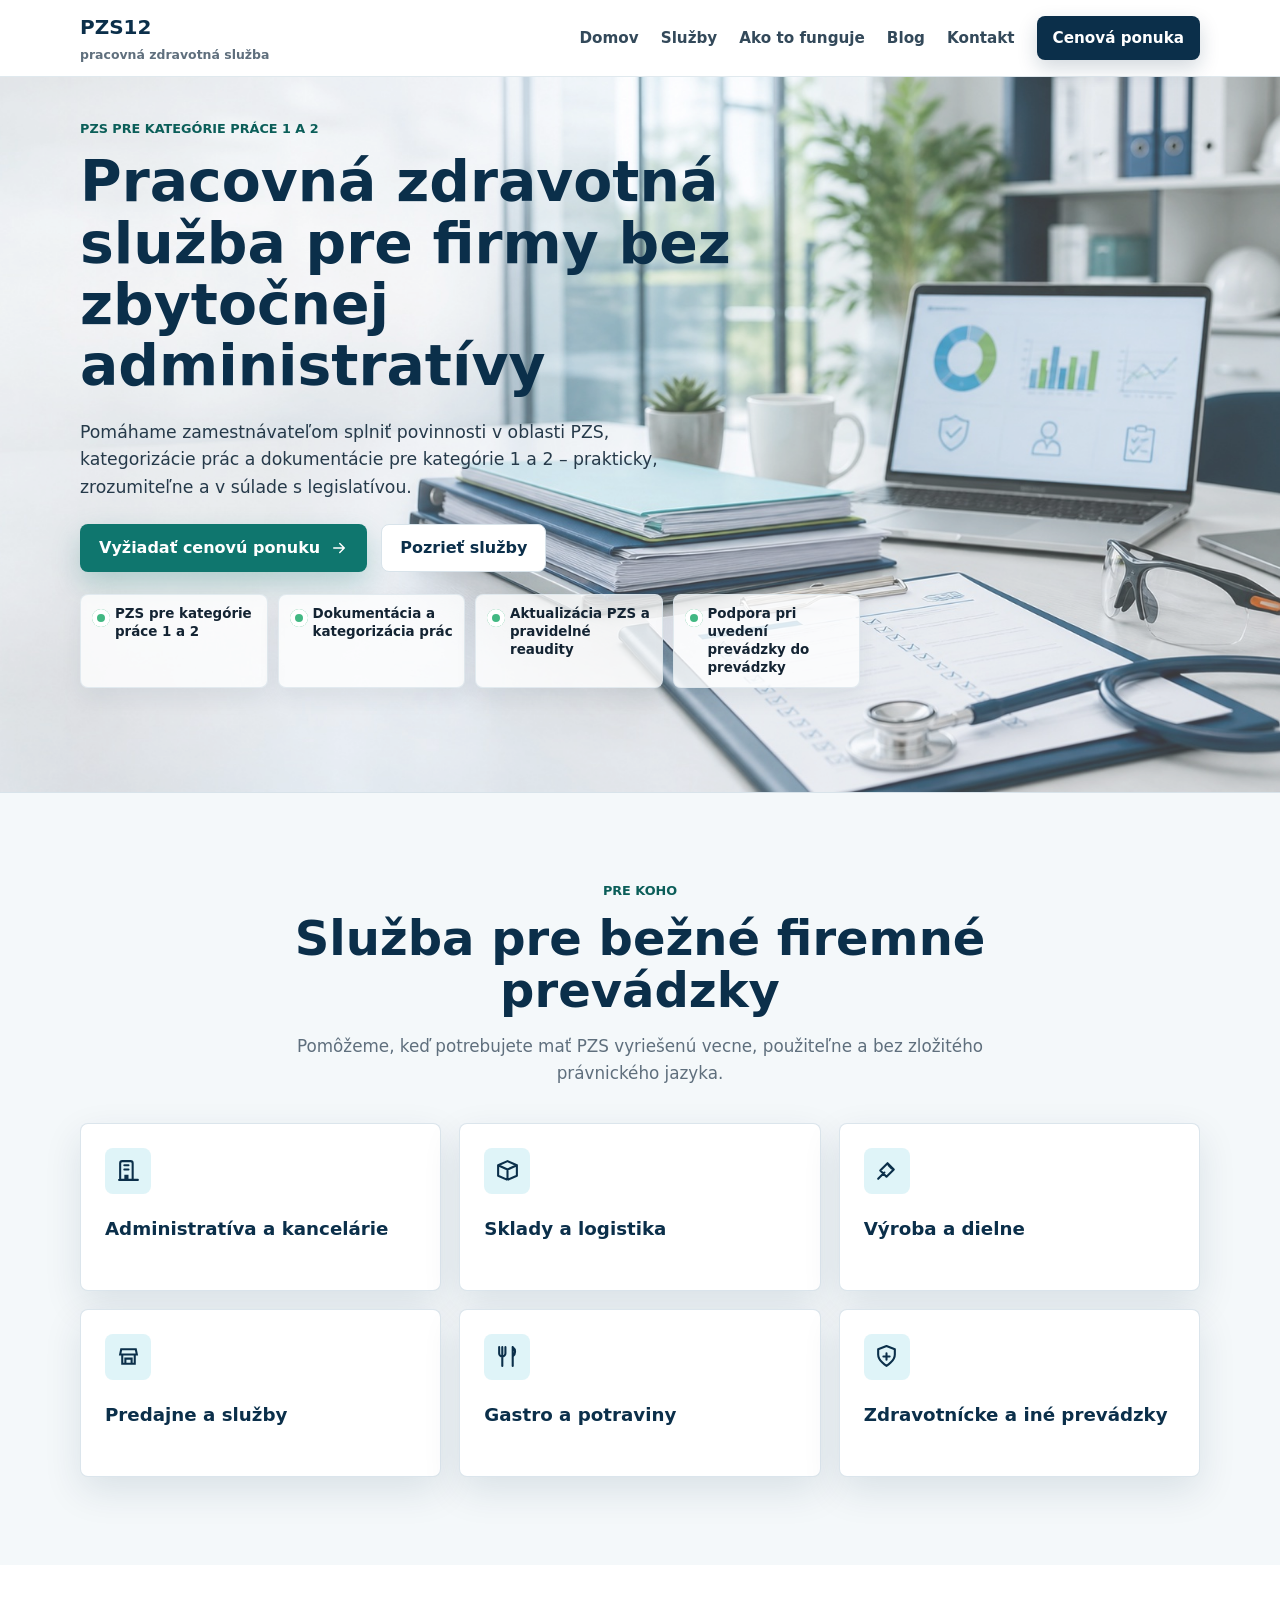
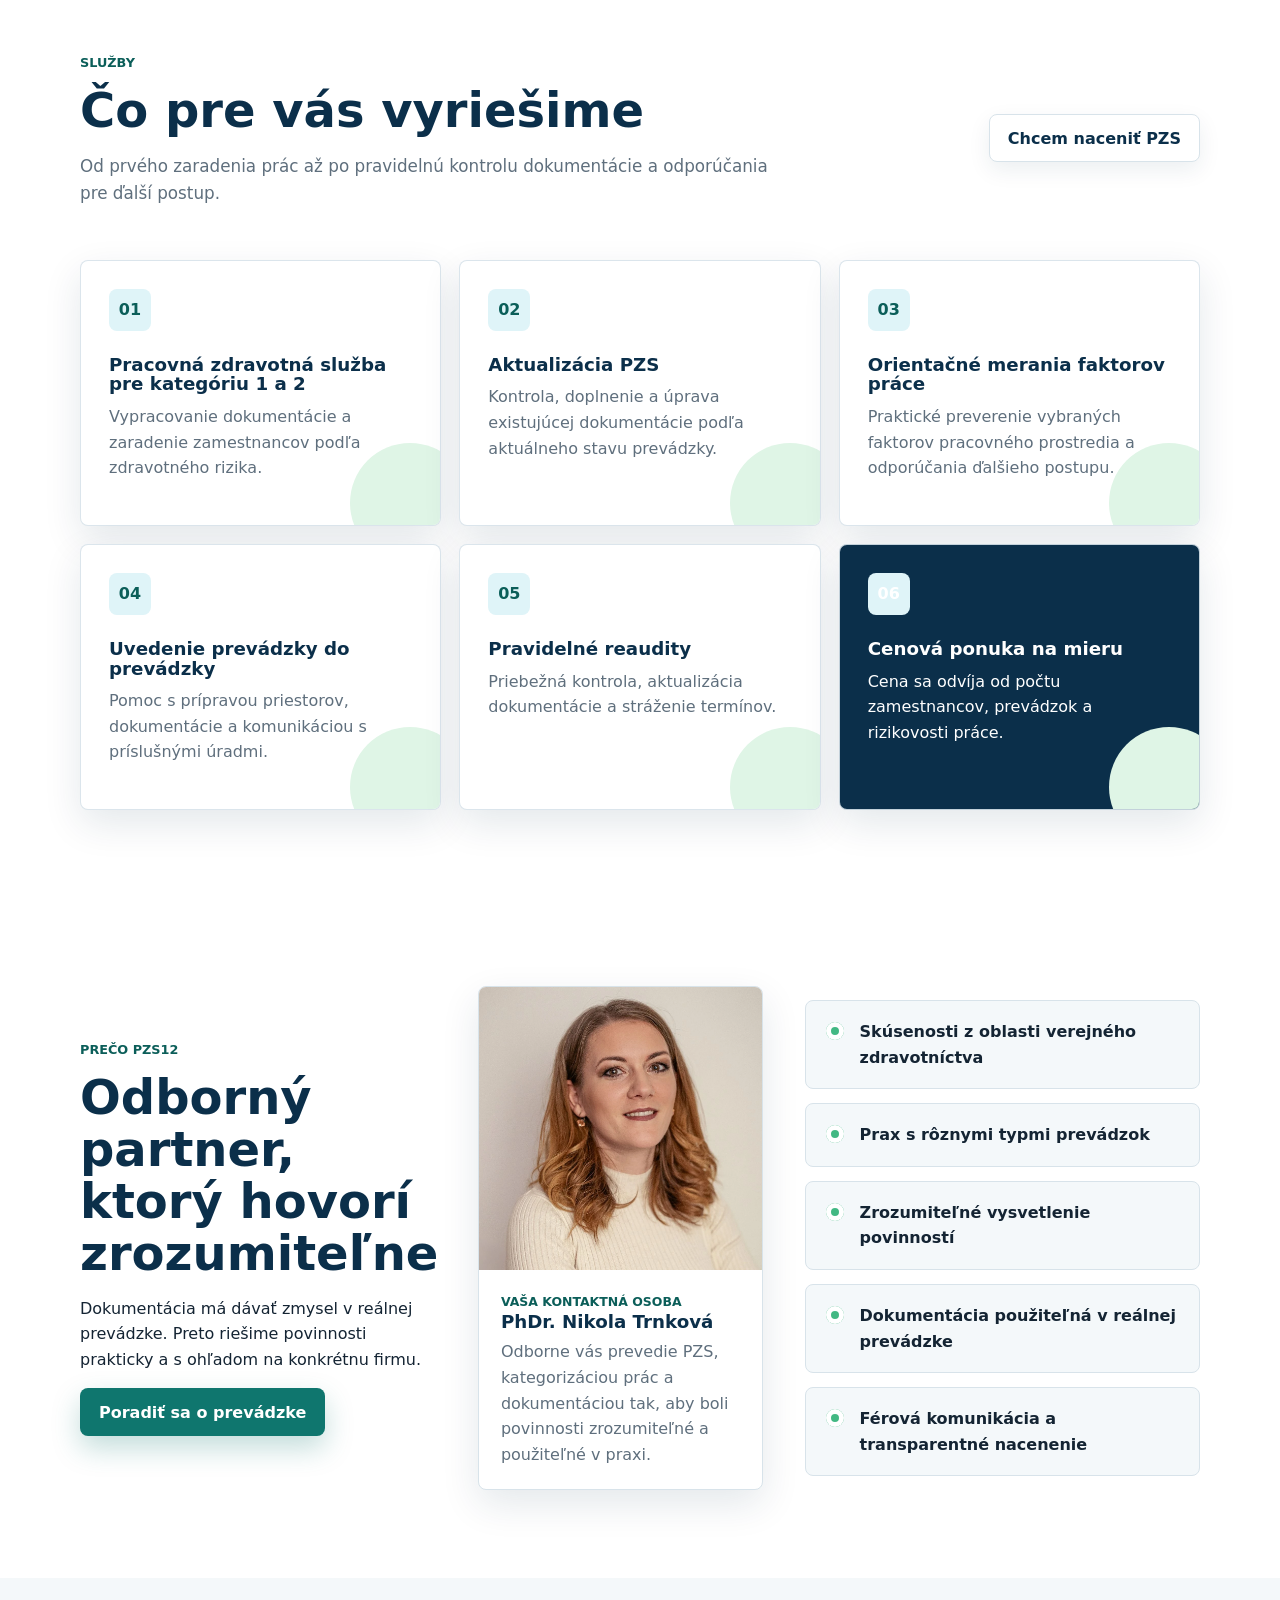
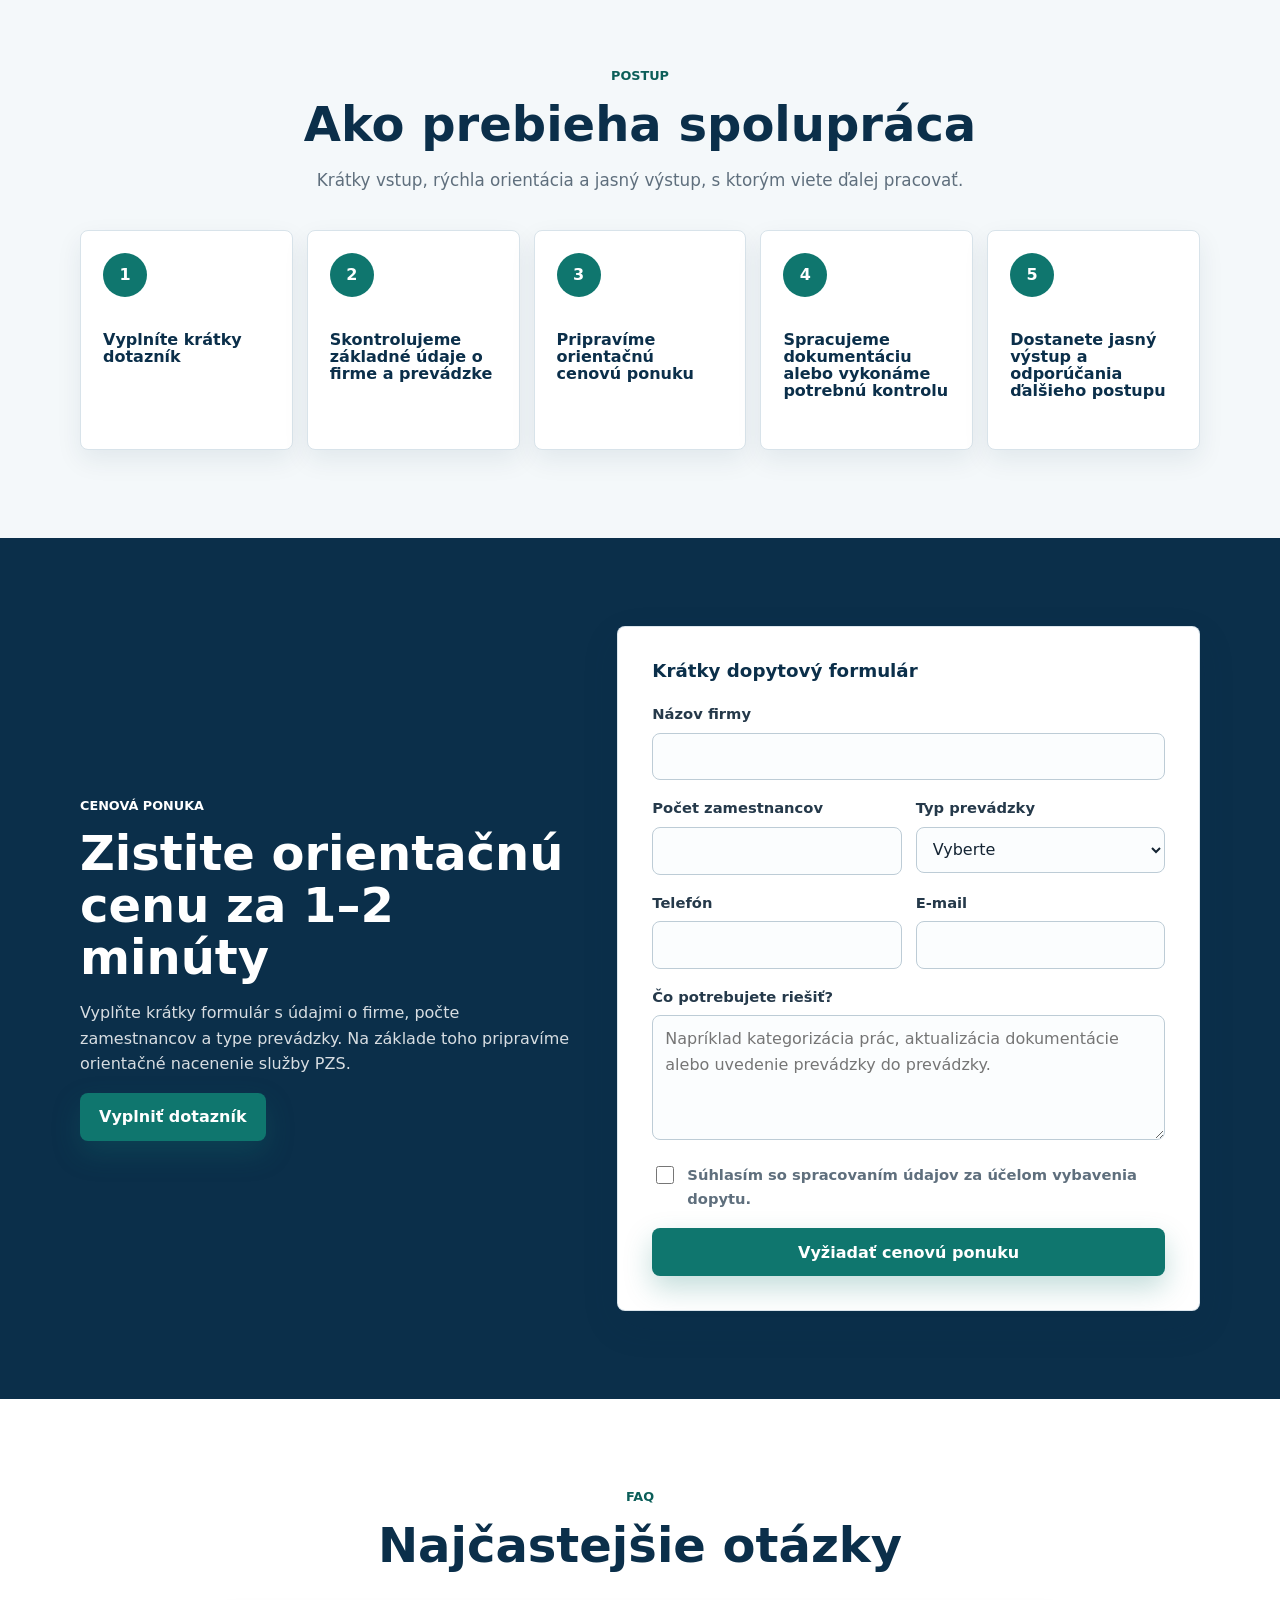
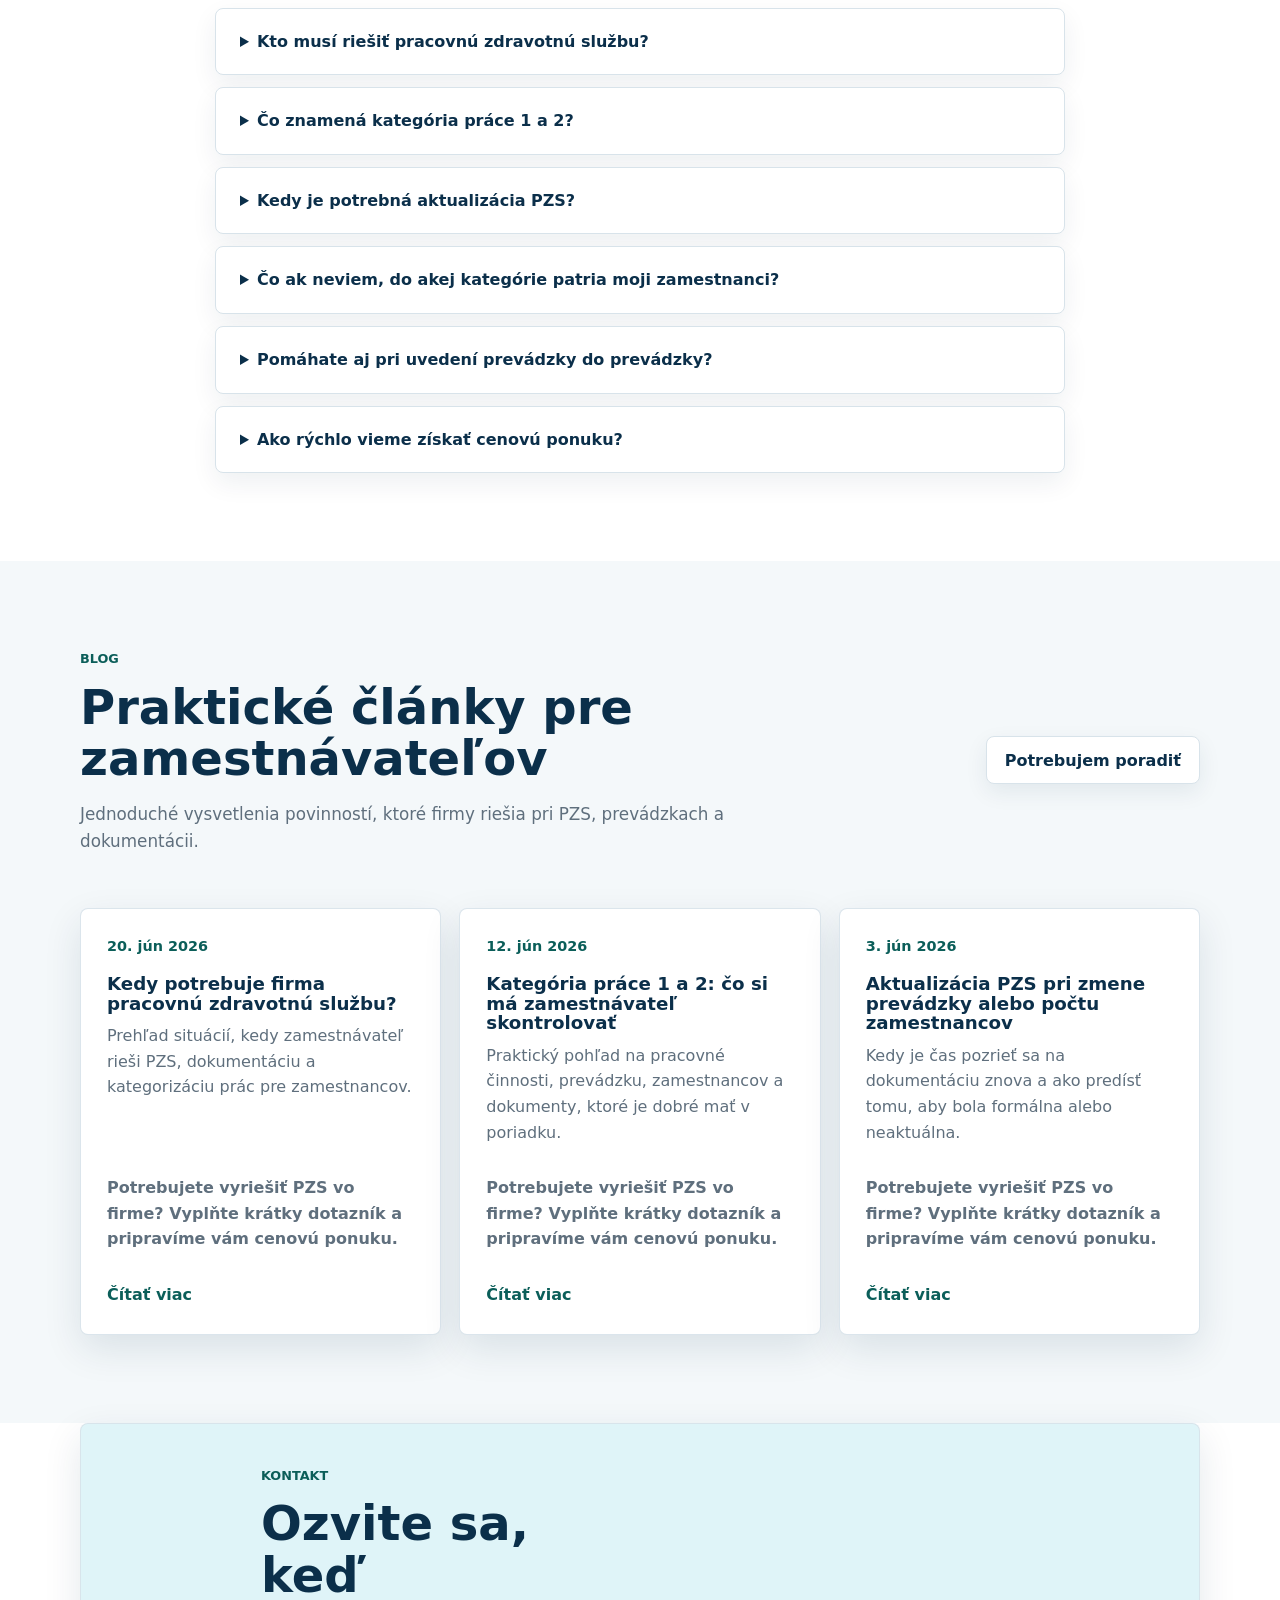
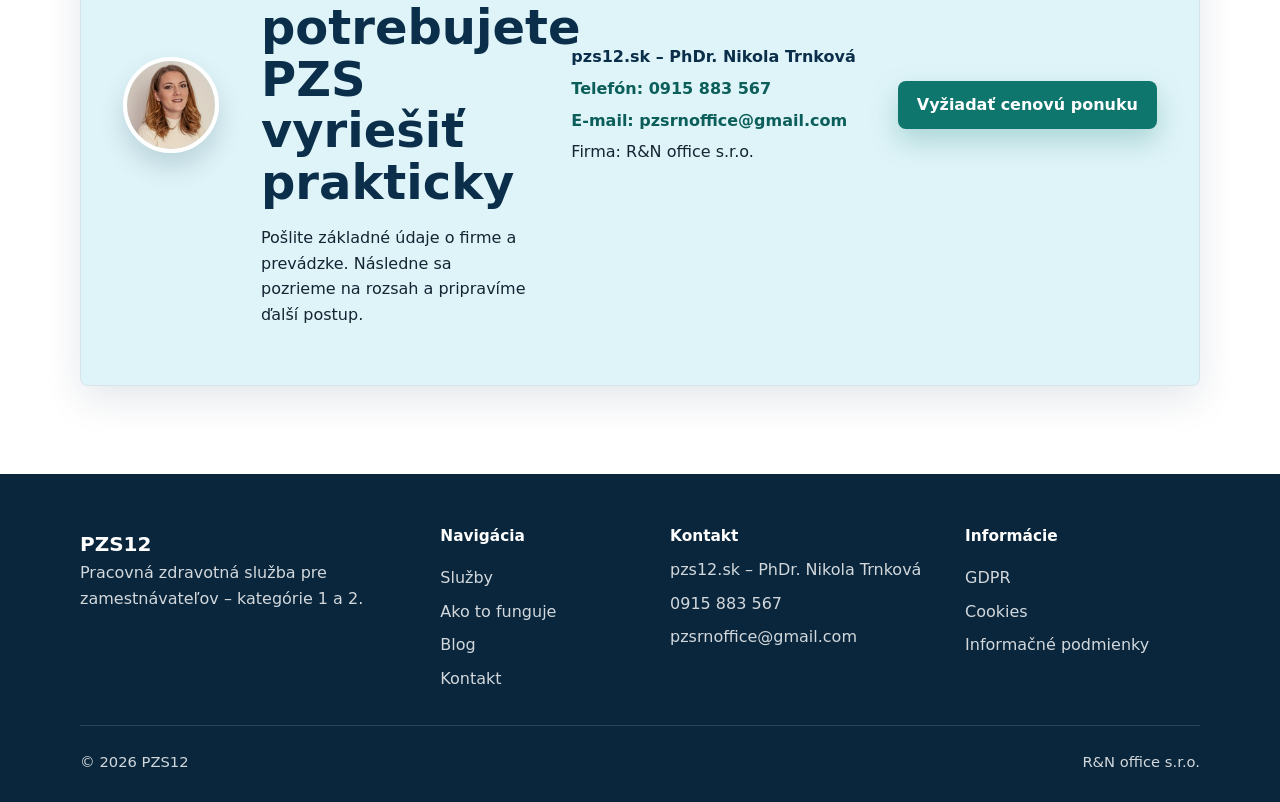
<file: index.html>
<!doctype html>
<html lang="sk">
  <head>
    <meta charset="utf-8">
    <meta name="viewport" content="width=device-width, initial-scale=1">
    <title>PZS12 | Pracovná zdravotná služba pre firmy</title>
    <meta name="description" content="Pracovná zdravotná služba pre zamestnávateľov. PZS pre kategórie práce 1 a 2, kategorizácia prác, dokumentácia, reaudity a uvedenie prevádzky do prevádzky.">
    <meta name="theme-color" content="#0b2f4a">
    <meta property="og:title" content="PZS12 | Pracovná zdravotná služba pre firmy">
    <meta property="og:description" content="Pomáhame firmám splniť povinnosti v oblasti PZS, kategorizácie prác a dokumentácie bez zbytočnej administratívy.">
    <meta property="og:type" content="website">
    <meta property="og:image" content="assets/pzs12-hero.jpg">
    <link rel="canonical" href="https://pzs12.sk/">
    <link rel="icon" href="assets/favicon.svg" type="image/svg+xml">
    <link rel="preload" href="assets/pzs12-hero.jpg" as="image">
    <link rel="stylesheet" href="styles.css">
  </head>
  <body>
    <a class="skip-link" href="#main">Preskočiť na obsah</a>

    <header class="site-header" data-header>
      <div class="container nav-wrap">
        <a class="brand" href="#top" aria-label="PZS12 domov">
          <span class="brand-mark">PZS12</span>
          <span class="brand-subtitle">pracovná zdravotná služba</span>
        </a>

        <button class="nav-toggle" type="button" aria-controls="primary-nav" aria-expanded="false" data-nav-toggle>
          <span class="sr-only">Otvoriť navigáciu</span>
          <span></span>
          <span></span>
          <span></span>
        </button>

        <nav class="primary-nav" id="primary-nav" aria-label="Hlavná navigácia" data-nav>
          <a href="#top">Domov</a>
          <a href="#sluzby">Služby</a>
          <a href="#ako-to-funguje">Ako to funguje</a>
          <a href="blog.html">Blog</a>
          <a href="#kontakt">Kontakt</a>
          <a class="nav-cta" href="#ponuka">Cenová ponuka</a>
        </nav>
      </div>
    </header>

    <main id="main">
      <section class="hero" id="top" aria-labelledby="hero-title">
        <div class="hero-media" aria-hidden="true"></div>
        <div class="container hero-content">
          <p class="eyebrow">PZS pre kategórie práce 1 a 2</p>
          <h1 id="hero-title">Pracovná zdravotná služba pre firmy bez zbytočnej administratívy</h1>
          <p class="hero-lead">Pomáhame zamestnávateľom splniť povinnosti v oblasti PZS, kategorizácie prác a dokumentácie pre kategórie 1 a 2 – prakticky, zrozumiteľne a v súlade s legislatívou.</p>

          <div class="hero-actions" aria-label="Hlavné akcie">
            <a class="button button-primary" href="#ponuka">
              Vyžiadať cenovú ponuku
              <svg viewBox="0 0 24 24" aria-hidden="true"><path d="M5 12h14M13 6l6 6-6 6"/></svg>
            </a>
            <a class="button button-secondary" href="#sluzby">Pozrieť služby</a>
          </div>

          <ul class="hero-points" aria-label="Čo rieši PZS12">
            <li>PZS pre kategórie práce 1 a 2</li>
            <li>Dokumentácia a kategorizácia prác</li>
            <li>Aktualizácia PZS a pravidelné reaudity</li>
            <li>Podpora pri uvedení prevádzky do prevádzky</li>
          </ul>
        </div>
      </section>

      <section class="section audience" aria-labelledby="audience-title">
        <div class="container">
          <div class="section-head">
            <p class="eyebrow">Pre koho</p>
            <h2 id="audience-title">Služba pre bežné firemné prevádzky</h2>
            <p>Pomôžeme, keď potrebujete mať PZS vyriešenú vecne, použiteľne a bez zložitého právnického jazyka.</p>
          </div>

          <div class="audience-grid">
            <article class="mini-card">
              <span class="icon icon-office"></span>
              <h3>Administratíva a kancelárie</h3>
            </article>
            <article class="mini-card">
              <span class="icon icon-boxes"></span>
              <h3>Sklady a logistika</h3>
            </article>
            <article class="mini-card">
              <span class="icon icon-tool"></span>
              <h3>Výroba a dielne</h3>
            </article>
            <article class="mini-card">
              <span class="icon icon-store"></span>
              <h3>Predajne a služby</h3>
            </article>
            <article class="mini-card">
              <span class="icon icon-food"></span>
              <h3>Gastro a potraviny</h3>
            </article>
            <article class="mini-card">
              <span class="icon icon-health"></span>
              <h3>Zdravotnícke a iné prevádzky</h3>
            </article>
          </div>
        </div>
      </section>

      <section class="section services" id="sluzby" aria-labelledby="services-title">
        <div class="container">
          <div class="section-head with-action">
            <div>
              <p class="eyebrow">Služby</p>
              <h2 id="services-title">Čo pre vás vyriešime</h2>
              <p>Od prvého zaradenia prác až po pravidelnú kontrolu dokumentácie a odporúčania pre ďalší postup.</p>
            </div>
            <a class="button button-outline" href="#ponuka">Chcem naceniť PZS</a>
          </div>

          <div class="card-grid">
            <article class="service-card">
              <span class="service-number">01</span>
              <h3>Pracovná zdravotná služba pre kategóriu 1 a 2</h3>
              <p>Vypracovanie dokumentácie a zaradenie zamestnancov podľa zdravotného rizika.</p>
            </article>
            <article class="service-card">
              <span class="service-number">02</span>
              <h3>Aktualizácia PZS</h3>
              <p>Kontrola, doplnenie a úprava existujúcej dokumentácie podľa aktuálneho stavu prevádzky.</p>
            </article>
            <article class="service-card">
              <span class="service-number">03</span>
              <h3>Orientačné merania faktorov práce</h3>
              <p>Praktické preverenie vybraných faktorov pracovného prostredia a odporúčania ďalšieho postupu.</p>
            </article>
            <article class="service-card">
              <span class="service-number">04</span>
              <h3>Uvedenie prevádzky do prevádzky</h3>
              <p>Pomoc s prípravou priestorov, dokumentácie a komunikáciou s príslušnými úradmi.</p>
            </article>
            <article class="service-card">
              <span class="service-number">05</span>
              <h3>Pravidelné reaudity</h3>
              <p>Priebežná kontrola, aktualizácia dokumentácie a stráženie termínov.</p>
            </article>
            <article class="service-card emphasized">
              <span class="service-number">06</span>
              <h3>Cenová ponuka na mieru</h3>
              <p>Cena sa odvíja od počtu zamestnancov, prevádzok a rizikovosti práce.</p>
            </article>
          </div>
        </div>
      </section>

      <section class="section trust" aria-labelledby="trust-title">
        <div class="container trust-grid">
          <div class="section-head align-left">
            <p class="eyebrow">Prečo PZS12</p>
            <h2 id="trust-title">Odborný partner, ktorý hovorí zrozumiteľne</h2>
            <p>Dokumentácia má dávať zmysel v reálnej prevádzke. Preto riešime povinnosti prakticky a s ohľadom na konkrétnu firmu.</p>
            <a class="button button-primary" href="#kontakt">Poradiť sa o prevádzke</a>
          </div>

          <div class="expert-card">
            <img src="assets/nikola-trnkova.webp" alt="PhDr. Nikola Trnková, odborníčka na pracovnú zdravotnú službu" width="1113" height="1113" loading="lazy">
            <div>
              <p class="expert-label">Vaša kontaktná osoba</p>
              <h3>PhDr. Nikola Trnková</h3>
              <p>Odborne vás prevedie PZS, kategorizáciou prác a dokumentáciou tak, aby boli povinnosti zrozumiteľné a použiteľné v praxi.</p>
            </div>
          </div>

          <div class="trust-list">
            <div class="trust-item">Skúsenosti z oblasti verejného zdravotníctva</div>
            <div class="trust-item">Prax s rôznymi typmi prevádzok</div>
            <div class="trust-item">Zrozumiteľné vysvetlenie povinností</div>
            <div class="trust-item">Dokumentácia použiteľná v reálnej prevádzke</div>
            <div class="trust-item">Férová komunikácia a transparentné nacenenie</div>
          </div>
        </div>
      </section>

      <section class="section process" id="ako-to-funguje" aria-labelledby="process-title">
        <div class="container">
          <div class="section-head">
            <p class="eyebrow">Postup</p>
            <h2 id="process-title">Ako prebieha spolupráca</h2>
            <p>Krátky vstup, rýchla orientácia a jasný výstup, s ktorým viete ďalej pracovať.</p>
          </div>

          <ol class="steps">
            <li>
              <span>1</span>
              <h3>Vyplníte krátky dotazník</h3>
            </li>
            <li>
              <span>2</span>
              <h3>Skontrolujeme základné údaje o firme a prevádzke</h3>
            </li>
            <li>
              <span>3</span>
              <h3>Pripravíme orientačnú cenovú ponuku</h3>
            </li>
            <li>
              <span>4</span>
              <h3>Spracujeme dokumentáciu alebo vykonáme potrebnú kontrolu</h3>
            </li>
            <li>
              <span>5</span>
              <h3>Dostanete jasný výstup a odporúčania ďalšieho postupu</h3>
            </li>
          </ol>
        </div>
      </section>

      <section class="section offer" id="ponuka" aria-labelledby="offer-title">
        <div class="container offer-grid">
          <div class="offer-copy">
            <p class="eyebrow">Cenová ponuka</p>
            <h2 id="offer-title">Zistite orientačnú cenu za 1–2 minúty</h2>
            <p>Vyplňte krátky formulár s údajmi o firme, počte zamestnancov a type prevádzky. Na základe toho pripravíme orientačné nacenenie služby PZS.</p>
            <a class="button button-primary" href="#dopyt-form">Vyplniť dotazník</a>
          </div>

          <form class="lead-form" id="dopyt-form" action="mailto:pzsrnoffice@gmail.com" method="post" enctype="text/plain">
            <h3>Krátky dopytový formulár</h3>
            <div class="form-row">
              <label for="company">Názov firmy</label>
              <input id="company" name="Firma" type="text" autocomplete="organization" required>
            </div>
            <div class="form-row two-cols">
              <div>
                <label for="employees">Počet zamestnancov</label>
                <input id="employees" name="Počet zamestnancov" type="number" min="1" inputmode="numeric" required>
              </div>
              <div>
                <label for="operation">Typ prevádzky</label>
                <select id="operation" name="Typ prevádzky" required>
                  <option value="">Vyberte</option>
                  <option>Kancelária / administratíva</option>
                  <option>Sklad / logistika</option>
                  <option>Výroba / dielňa</option>
                  <option>Gastro / potraviny</option>
                  <option>Zdravotnícka prevádzka</option>
                  <option>Iné služby</option>
                </select>
              </div>
            </div>
            <div class="form-row two-cols">
              <div>
                <label for="phone">Telefón</label>
                <input id="phone" name="Telefón" type="tel" autocomplete="tel" required>
              </div>
              <div>
                <label for="email">E-mail</label>
                <input id="email" name="E-mail" type="email" autocomplete="email" required>
              </div>
            </div>
            <div class="form-row">
              <label for="message">Čo potrebujete riešiť?</label>
              <textarea id="message" name="Správa" rows="4" placeholder="Napríklad kategorizácia prác, aktualizácia dokumentácie alebo uvedenie prevádzky do prevádzky."></textarea>
            </div>
            <label class="consent">
              <input type="checkbox" name="Súhlas so spracovaním údajov" required>
              Súhlasím so spracovaním údajov za účelom vybavenia dopytu.
            </label>
            <button class="button button-primary form-submit" type="submit">Vyžiadať cenovú ponuku</button>
          </form>
        </div>
      </section>

      <section class="section faq" aria-labelledby="faq-title">
        <div class="container narrow">
          <div class="section-head">
            <p class="eyebrow">FAQ</p>
            <h2 id="faq-title">Najčastejšie otázky</h2>
          </div>

          <div class="faq-list">
            <details>
              <summary>Kto musí riešiť pracovnú zdravotnú službu?</summary>
              <p>Pracovnú zdravotnú službu rieši zamestnávateľ, ktorý má zamestnancov a potrebuje mať posúdené pracovné podmienky, kategorizáciu prác a súvisiacu dokumentáciu.</p>
            </details>
            <details>
              <summary>Čo znamená kategória práce 1 a 2?</summary>
              <p>Ide o práce s nízkou alebo miernou mierou zdravotného rizika. Aj pri týchto kategóriách je potrebné správne posúdenie, evidencia a dokumentácia.</p>
            </details>
            <details>
              <summary>Kedy je potrebná aktualizácia PZS?</summary>
              <p>Najmä pri zmene počtu zamestnancov, pracovných činností, priestorov, technológií, organizácie práce alebo po dlhšom období bez kontroly dokumentácie.</p>
            </details>
            <details>
              <summary>Čo ak neviem, do akej kategórie patria moji zamestnanci?</summary>
              <p>Práve na to slúži úvodné posúdenie. Zistíme základné údaje o práci, prevádzke a pracovnom prostredí a navrhneme ďalší postup.</p>
            </details>
            <details>
              <summary>Pomáhate aj pri uvedení prevádzky do prevádzky?</summary>
              <p>Áno. Vieme pomôcť s prípravou dokumentácie, odporúčaniami k priestorom a s praktickou orientáciou v tom, čo bude potrebné doložiť.</p>
            </details>
            <details>
              <summary>Ako rýchlo vieme získať cenovú ponuku?</summary>
              <p>Po vyplnení krátkeho dotazníka vieme pripraviť orientačné nacenenie podľa typu prevádzky, počtu zamestnancov a rozsahu požadovaných služieb.</p>
            </details>
          </div>
        </div>
      </section>

      <section class="section blog" id="blog" aria-labelledby="blog-title">
        <div class="container">
          <div class="section-head with-action">
            <div>
              <p class="eyebrow">Blog</p>
              <h2 id="blog-title">Praktické články pre zamestnávateľov</h2>
              <p>Jednoduché vysvetlenia povinností, ktoré firmy riešia pri PZS, prevádzkach a dokumentácii.</p>
            </div>
            <a class="button button-outline" href="#ponuka">Potrebujem poradiť</a>
          </div>

          <div class="blog-grid">
            <article class="blog-card">
              <time datetime="2026-06-20">20. jún 2026</time>
              <h3>Kedy potrebuje firma pracovnú zdravotnú službu?</h3>
              <p>Prehľad situácií, kedy zamestnávateľ rieši PZS, dokumentáciu a kategorizáciu prác pre zamestnancov.</p>
              <p class="article-cta">Potrebujete vyriešiť PZS vo firme? Vyplňte krátky dotazník a pripravíme vám cenovú ponuku.</p>
              <a href="blog/psychicka-pracovna-zataz-a-pzs.html">Čítať viac</a>
            </article>
            <article class="blog-card">
              <time datetime="2026-06-12">12. jún 2026</time>
              <h3>Kategória práce 1 a 2: čo si má zamestnávateľ skontrolovať</h3>
              <p>Praktický pohľad na pracovné činnosti, prevádzku, zamestnancov a dokumenty, ktoré je dobré mať v poriadku.</p>
              <p class="article-cta">Potrebujete vyriešiť PZS vo firme? Vyplňte krátky dotazník a pripravíme vám cenovú ponuku.</p>
              <a href="blog/legislativa-pzs-2026.html">Čítať viac</a>
            </article>
            <article class="blog-card">
              <time datetime="2026-06-03">3. jún 2026</time>
              <h3>Aktualizácia PZS pri zmene prevádzky alebo počtu zamestnancov</h3>
              <p>Kedy je čas pozrieť sa na dokumentáciu znova a ako predísť tomu, aby bola formálna alebo neaktuálna.</p>
              <p class="article-cta">Potrebujete vyriešiť PZS vo firme? Vyplňte krátky dotazník a pripravíme vám cenovú ponuku.</p>
              <a href="blog/co-je-pzs.html">Čítať viac</a>
            </article>
          </div>
        </div>
      </section>

      <section class="section contact" id="kontakt" aria-labelledby="contact-title">
        <div class="container contact-panel">
          <img class="contact-photo" src="assets/nikola-trnkova.webp" alt="" width="1113" height="1113" loading="lazy">
          <div>
            <p class="eyebrow">Kontakt</p>
            <h2 id="contact-title">Ozvite sa, keď potrebujete PZS vyriešiť prakticky</h2>
            <p>Pošlite základné údaje o firme a prevádzke. Následne sa pozrieme na rozsah a pripravíme ďalší postup.</p>
          </div>
          <address>
            <strong>pzs12.sk – PhDr. Nikola Trnková</strong>
            <a href="tel:+421915883567">Telefón: 0915 883 567</a>
            <a href="mailto:pzsrnoffice@gmail.com">E-mail: pzsrnoffice@gmail.com</a>
            <span>Firma: R&amp;N office s.r.o.</span>
          </address>
          <a class="button button-primary" href="#ponuka">Vyžiadať cenovú ponuku</a>
        </div>
      </section>
    </main>

    <footer class="site-footer">
      <div class="container footer-grid">
        <div>
          <a class="footer-brand" href="#top">PZS12</a>
          <p>Pracovná zdravotná služba pre zamestnávateľov – kategórie 1 a 2.</p>
        </div>
        <nav aria-label="Pätičková navigácia">
          <h2>Navigácia</h2>
          <a href="#sluzby">Služby</a>
          <a href="#ako-to-funguje">Ako to funguje</a>
          <a href="blog.html">Blog</a>
          <a href="#kontakt">Kontakt</a>
        </nav>
        <div>
          <h2>Kontakt</h2>
          <p>pzs12.sk – PhDr. Nikola Trnková</p>
          <p>0915 883 567</p>
          <p>pzsrnoffice@gmail.com</p>
        </div>
        <nav aria-label="Právne informácie">
          <h2>Informácie</h2>
          <a href="#">GDPR</a>
          <a href="#">Cookies</a>
          <a href="#">Informačné podmienky</a>
        </nav>
      </div>
      <div class="container footer-bottom">
        <span>© 2026 PZS12</span>
        <span>R&amp;N office s.r.o.</span>
      </div>
    </footer>

    <script src="script.js" defer></script>
  </body>
</html>
</file>
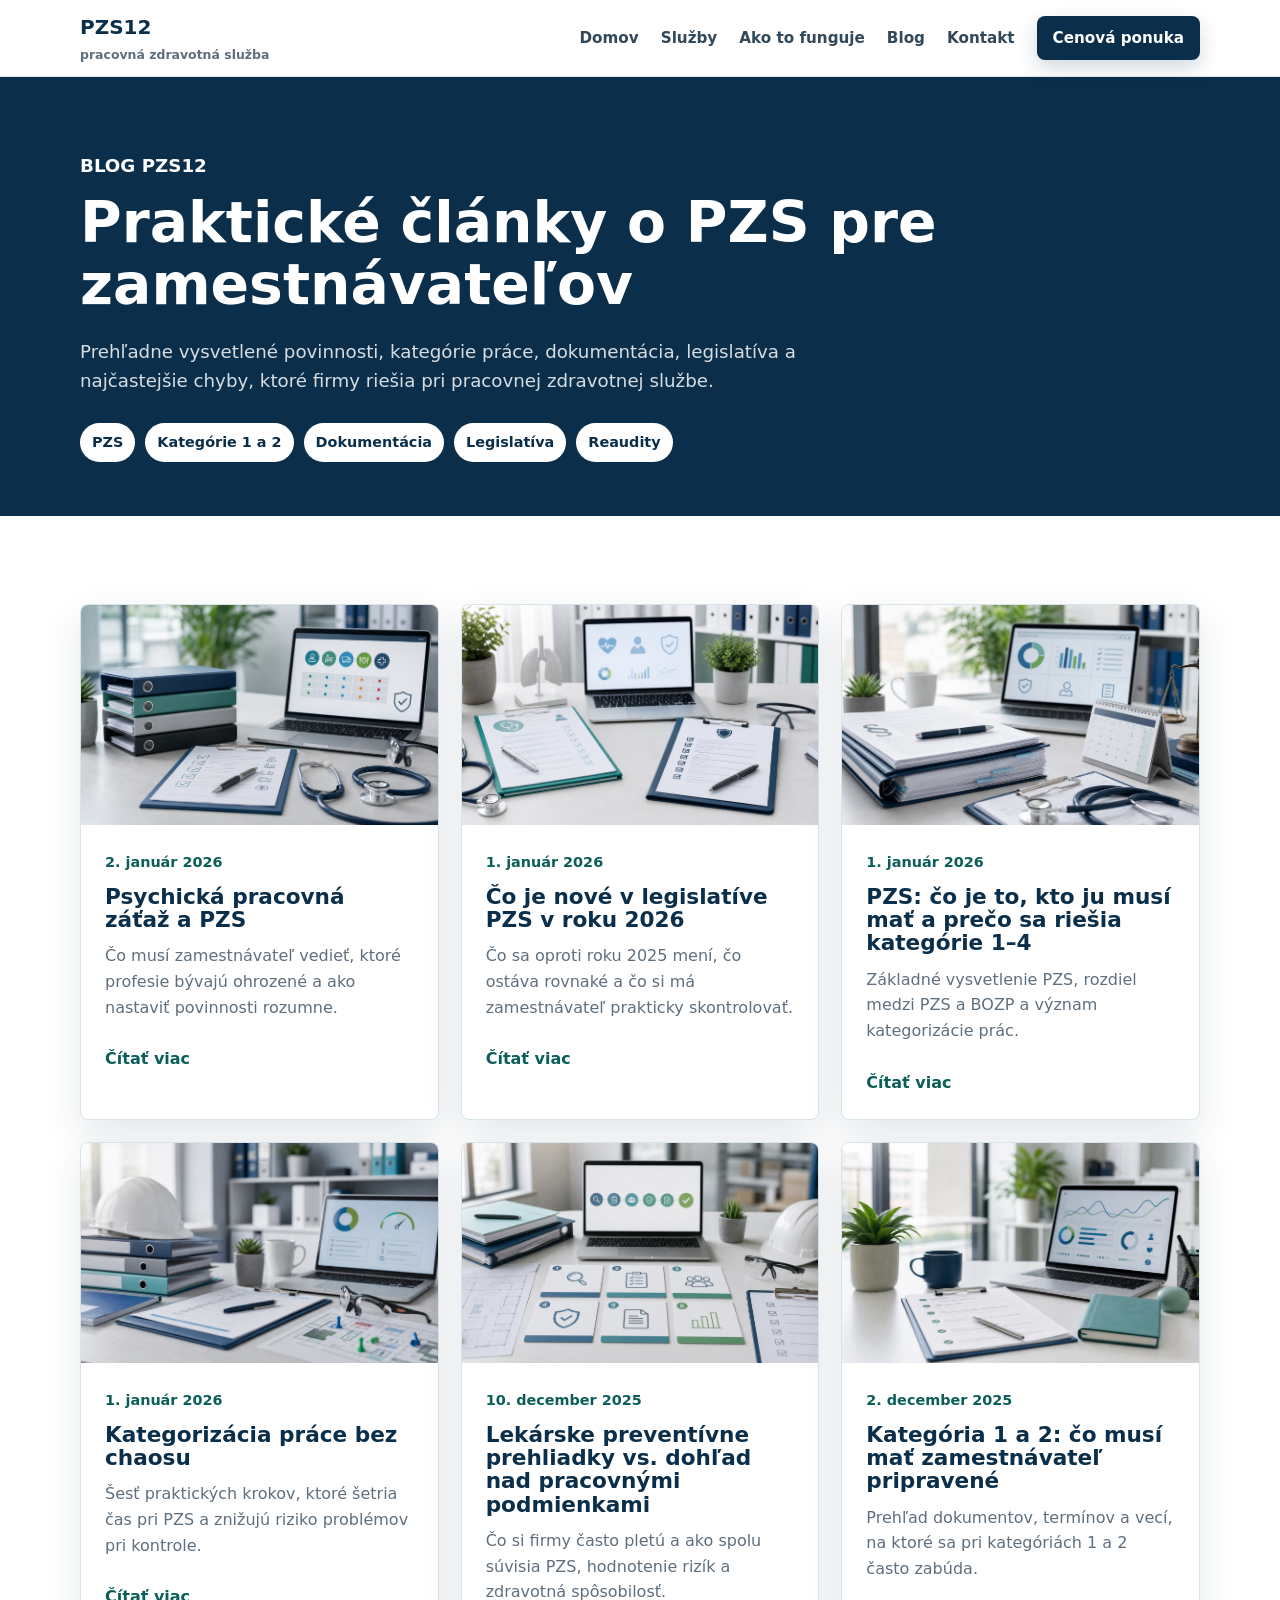
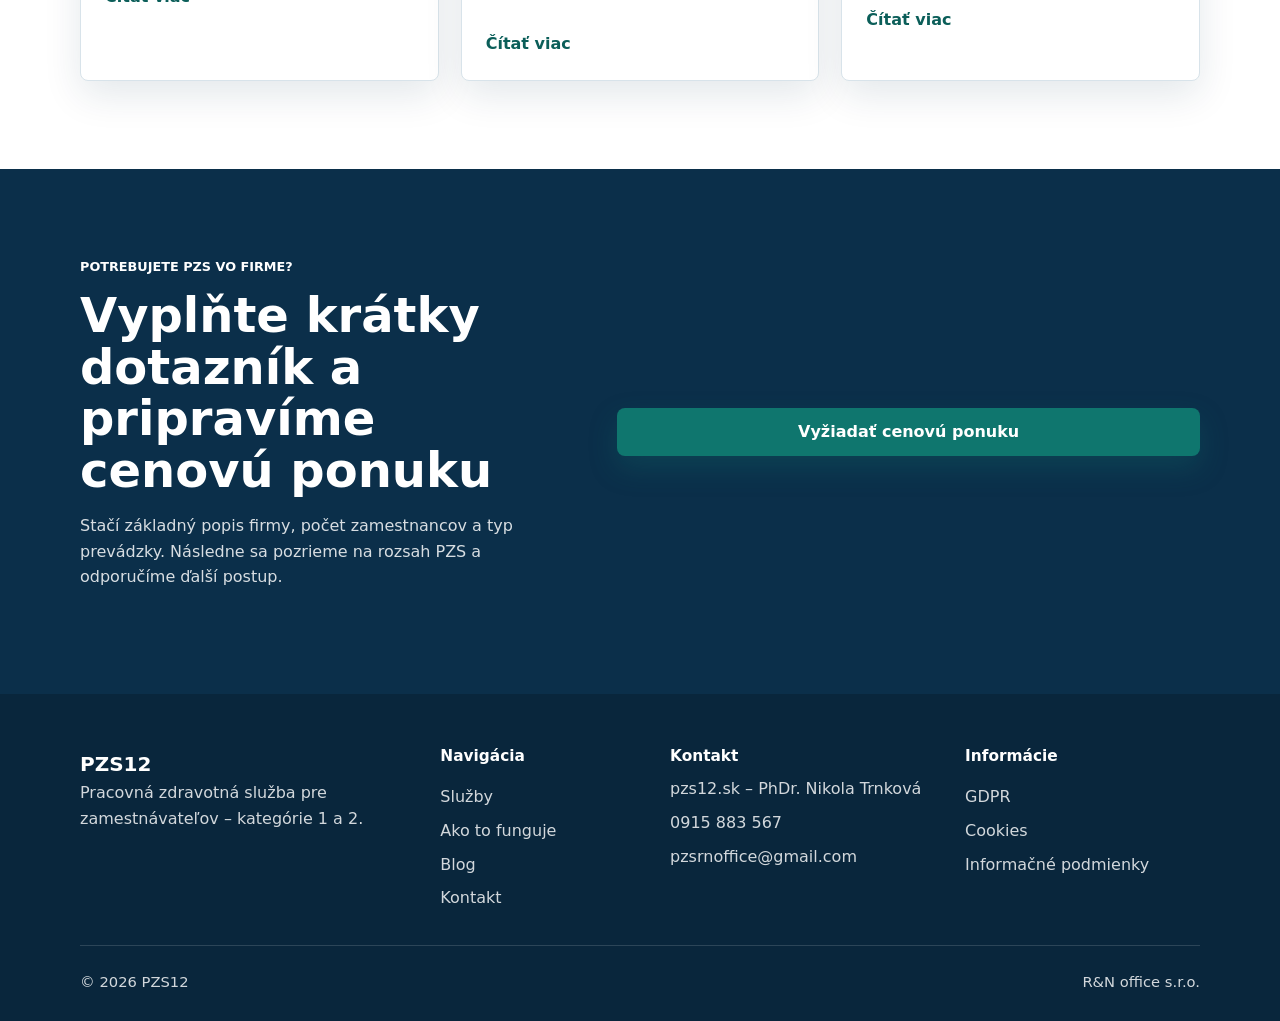
<file: blog.html>
<!doctype html>
<html lang="sk">
  <head>
    <meta charset="utf-8">
    <meta name="viewport" content="width=device-width, initial-scale=1">
    <title>Blog | PZS12</title>
    <meta name="description" content="Praktické články pre zamestnávateľov o PZS, kategorizácii prác, dokumentácii, legislatíve a pracovných podmienkach.">
    <meta name="theme-color" content="#0b2f4a">
    <link rel="canonical" href="https://pzs12.sk/blog.html">
    <link rel="icon" href="assets/favicon.svg" type="image/svg+xml">
    <link rel="stylesheet" href="styles.css">
  </head>
  <body>
    <a class="skip-link" href="#main">Preskočiť na obsah</a>

    <header class="site-header" data-header>
      <div class="container nav-wrap">
        <a class="brand" href="index.html" aria-label="PZS12 domov">
          <span class="brand-mark">PZS12</span>
          <span class="brand-subtitle">pracovná zdravotná služba</span>
        </a>
        <button class="nav-toggle" type="button" aria-controls="primary-nav" aria-expanded="false" data-nav-toggle>
          <span class="sr-only">Otvoriť navigáciu</span>
          <span></span>
          <span></span>
          <span></span>
        </button>
        <nav class="primary-nav" id="primary-nav" aria-label="Hlavná navigácia" data-nav>
          <a href="index.html">Domov</a>
          <a href="index.html#sluzby">Služby</a>
          <a href="index.html#ako-to-funguje">Ako to funguje</a>
          <a href="blog.html">Blog</a>
          <a href="index.html#kontakt">Kontakt</a>
          <a class="nav-cta" href="index.html#ponuka">Cenová ponuka</a>
        </nav>
      </div>
    </header>

    <main id="main">
      <section class="blog-hero">
        <div class="container">
          <p class="eyebrow">Blog PZS12</p>
          <h1>Praktické články o PZS pre zamestnávateľov</h1>
          <p>Prehľadne vysvetlené povinnosti, kategórie práce, dokumentácia, legislatíva a najčastejšie chyby, ktoré firmy riešia pri pracovnej zdravotnej službe.</p>
          <div class="blog-toolbar" aria-label="Témy blogu">
            <span class="topic-pill">PZS</span>
            <span class="topic-pill">Kategórie 1 a 2</span>
            <span class="topic-pill">Dokumentácia</span>
            <span class="topic-pill">Legislatíva</span>
            <span class="topic-pill">Reaudity</span>
          </div>
        </div>
      </section>

      <section class="section">
        <div class="container">
          <div class="blog-page-grid">
            <article class="blog-list-card">
              <img src="assets/blog/psychicka-zataz.jpg" alt="Dokumentácia a pracovná záťaž v modernom pracovnom prostredí" width="1536" height="1024">
              <div>
                <time datetime="2026-01-02">2. január 2026</time>
                <h2>Psychická pracovná záťaž a PZS</h2>
                <p>Čo musí zamestnávateľ vedieť, ktoré profesie bývajú ohrozené a ako nastaviť povinnosti rozumne.</p>
                <a href="blog/psychicka-pracovna-zataz-a-pzs.html">Čítať viac</a>
              </div>
            </article>

            <article class="blog-list-card">
              <img src="assets/blog/legislativa-2026.jpg" alt="Legislatívne dokumenty a kalendár pri PZS" width="1536" height="1024">
              <div>
                <time datetime="2026-01-01">1. január 2026</time>
                <h2>Čo je nové v legislatíve PZS v roku 2026</h2>
                <p>Čo sa oproti roku 2025 mení, čo ostáva rovnaké a čo si má zamestnávateľ prakticky skontrolovať.</p>
                <a href="blog/legislativa-pzs-2026.html">Čítať viac</a>
              </div>
            </article>

            <article class="blog-list-card">
              <img src="assets/blog/co-je-pzs.jpg" alt="Pracovná zdravotná služba a kategorizácia prác" width="1536" height="1024">
              <div>
                <time datetime="2026-01-01">1. január 2026</time>
                <h2>PZS: čo je to, kto ju musí mať a prečo sa riešia kategórie 1–4</h2>
                <p>Základné vysvetlenie PZS, rozdiel medzi PZS a BOZP a význam kategorizácie prác.</p>
                <a href="blog/co-je-pzs.html">Čítať viac</a>
              </div>
            </article>

            <article class="blog-list-card">
              <img src="assets/blog/kategorizacia-prace.jpg" alt="Checklist a pracovné pozície pri kategorizácii práce" width="1536" height="1024">
              <div>
                <time datetime="2026-01-01">1. január 2026</time>
                <h2>Kategorizácia práce bez chaosu</h2>
                <p>Šesť praktických krokov, ktoré šetria čas pri PZS a znižujú riziko problémov pri kontrole.</p>
                <a href="blog/kategorizacia-prace-bez-chaosu.html">Čítať viac</a>
              </div>
            </article>

            <article class="blog-list-card">
              <img src="assets/blog/lekarske-prehliadky.jpg" alt="Rozdiel medzi lekárskou prehliadkou a dohľadom nad pracovnými podmienkami" width="1536" height="1024">
              <div>
                <time datetime="2025-12-10">10. december 2025</time>
                <h2>Lekárske preventívne prehliadky vs. dohľad nad pracovnými podmienkami</h2>
                <p>Čo si firmy často pletú a ako spolu súvisia PZS, hodnotenie rizík a zdravotná spôsobilosť.</p>
                <a href="blog/lekarske-prehliadky-vs-pzs.html">Čítať viac</a>
              </div>
            </article>

            <article class="blog-list-card">
              <img src="assets/blog/kategoria-1-2.jpg" alt="Dokumentácia pre kategórie práce 1 a 2" width="1536" height="1024">
              <div>
                <time datetime="2025-12-02">2. december 2025</time>
                <h2>Kategória 1 a 2: čo musí mať zamestnávateľ pripravené</h2>
                <p>Prehľad dokumentov, termínov a vecí, na ktoré sa pri kategóriách 1 a 2 často zabúda.</p>
                <a href="blog/kategoria-1-a-2.html">Čítať viac</a>
              </div>
            </article>
          </div>
        </div>
      </section>

      <section class="section offer">
        <div class="container offer-grid">
          <div class="offer-copy">
            <p class="eyebrow">Potrebujete PZS vo firme?</p>
            <h2>Vyplňte krátky dotazník a pripravíme cenovú ponuku</h2>
            <p>Stačí základný popis firmy, počet zamestnancov a typ prevádzky. Následne sa pozrieme na rozsah PZS a odporučíme ďalší postup.</p>
          </div>
          <a class="button button-primary" href="index.html#ponuka">Vyžiadať cenovú ponuku</a>
        </div>
      </section>
    </main>

    <footer class="site-footer">
      <div class="container footer-grid">
        <div>
          <a class="footer-brand" href="index.html">PZS12</a>
          <p>Pracovná zdravotná služba pre zamestnávateľov – kategórie 1 a 2.</p>
        </div>
        <nav aria-label="Pätičková navigácia">
          <h2>Navigácia</h2>
          <a href="index.html#sluzby">Služby</a>
          <a href="index.html#ako-to-funguje">Ako to funguje</a>
          <a href="blog.html">Blog</a>
          <a href="index.html#kontakt">Kontakt</a>
        </nav>
        <div>
          <h2>Kontakt</h2>
          <p>pzs12.sk – PhDr. Nikola Trnková</p>
          <p>0915 883 567</p>
          <p>pzsrnoffice@gmail.com</p>
        </div>
        <nav aria-label="Právne informácie">
          <h2>Informácie</h2>
          <a href="#">GDPR</a>
          <a href="#">Cookies</a>
          <a href="#">Informačné podmienky</a>
        </nav>
      </div>
      <div class="container footer-bottom">
        <span>© 2026 PZS12</span>
        <span>R&amp;N office s.r.o.</span>
      </div>
    </footer>

    <script src="script.js" defer></script>
  </body>
</html>
</file>
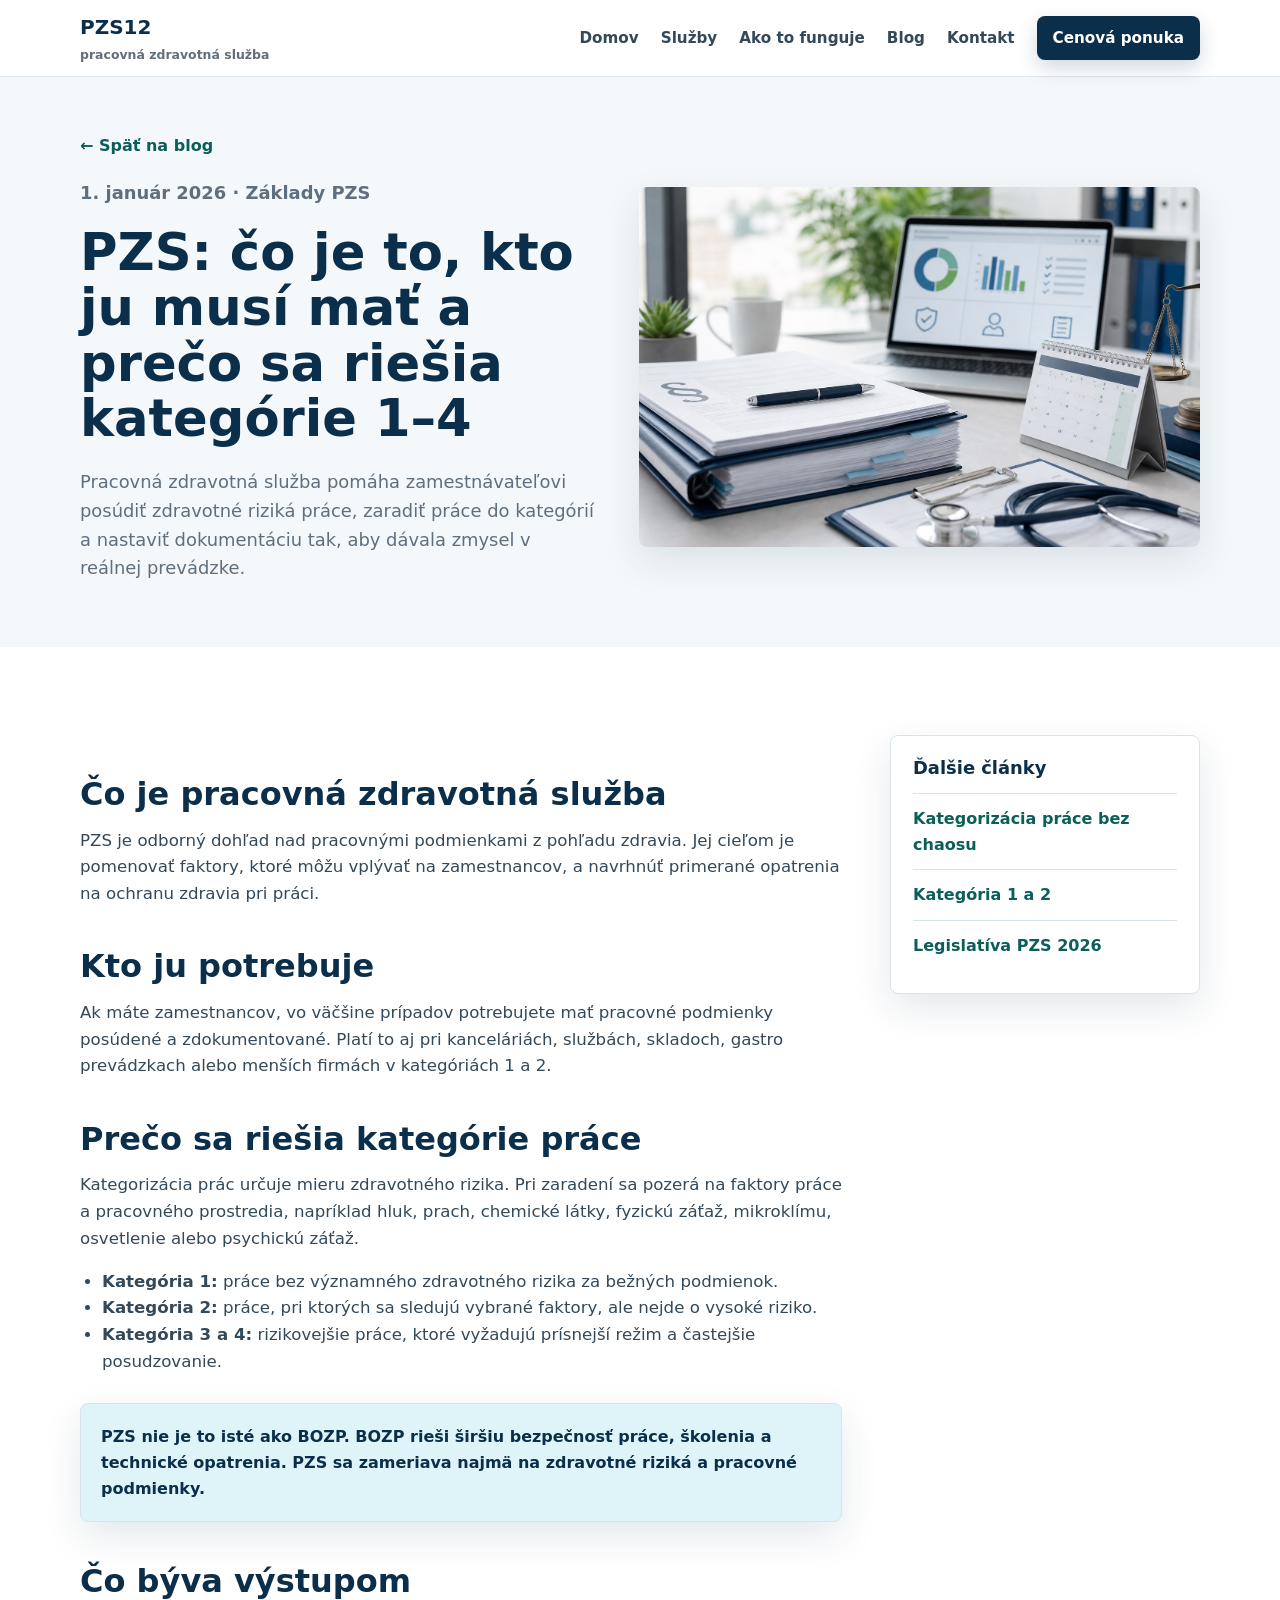
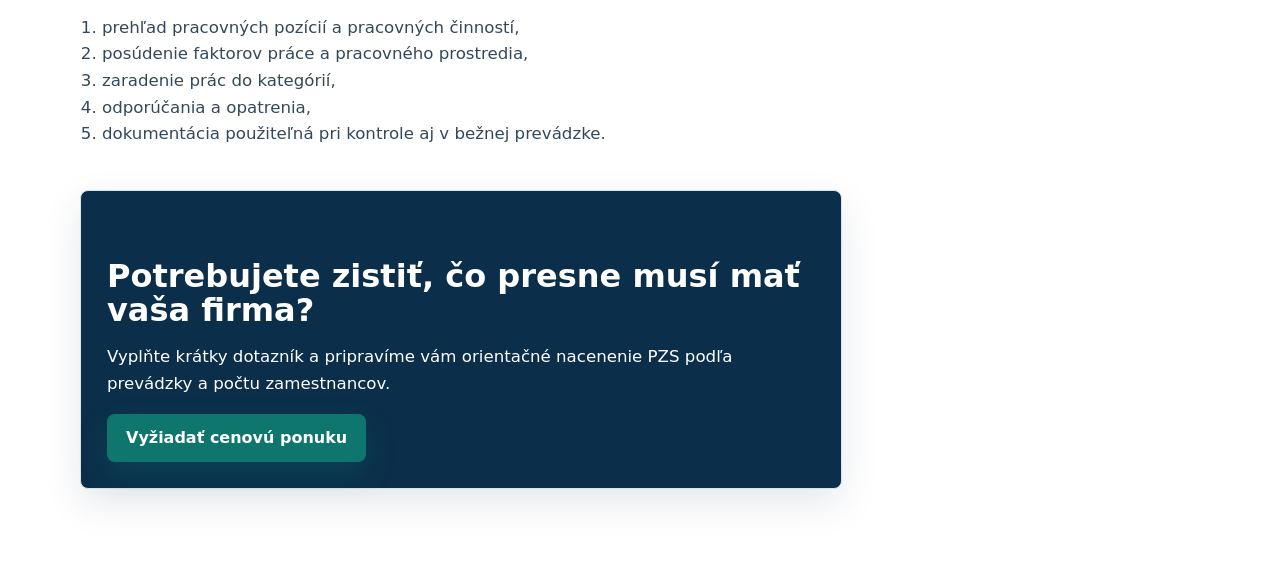
<file: blog/co-je-pzs.html>
<!doctype html>
<html lang="sk">
  <head>
    <meta charset="utf-8">
    <meta name="viewport" content="width=device-width, initial-scale=1">
    <title>PZS: čo je to a kto ju musí mať | PZS12</title>
    <meta name="description" content="Jednoduché vysvetlenie pracovnej zdravotnej služby, rozdielu medzi PZS a BOZP a významu kategórií práce 1 až 4.">
    <link rel="icon" href="../assets/favicon.svg" type="image/svg+xml">
    <link rel="stylesheet" href="../styles.css">
  </head>
  <body>
    <header class="site-header" data-header>
      <div class="container nav-wrap">
        <a class="brand" href="../index.html"><span class="brand-mark">PZS12</span><span class="brand-subtitle">pracovná zdravotná služba</span></a>
        <button class="nav-toggle" type="button" aria-controls="primary-nav" aria-expanded="false" data-nav-toggle><span class="sr-only">Otvoriť navigáciu</span><span></span><span></span><span></span></button>
        <nav class="primary-nav" id="primary-nav" aria-label="Hlavná navigácia" data-nav>
          <a href="../index.html">Domov</a><a href="../index.html#sluzby">Služby</a><a href="../index.html#ako-to-funguje">Ako to funguje</a><a href="../blog.html">Blog</a><a href="../index.html#kontakt">Kontakt</a><a class="nav-cta" href="../index.html#ponuka">Cenová ponuka</a>
        </nav>
      </div>
    </header>
    <main>
      <section class="article-hero">
        <div class="container article-hero-grid">
          <div>
            <a class="back-link" href="../blog.html">← Späť na blog</a>
            <p class="article-meta">1. január 2026 · Základy PZS</p>
            <h1>PZS: čo je to, kto ju musí mať a prečo sa riešia kategórie 1–4</h1>
            <p>Pracovná zdravotná služba pomáha zamestnávateľovi posúdiť zdravotné riziká práce, zaradiť práce do kategórií a nastaviť dokumentáciu tak, aby dávala zmysel v reálnej prevádzke.</p>
          </div>
          <img src="../assets/blog/co-je-pzs.jpg" alt="Dokumentácia pracovnej zdravotnej služby a kategórie práce" width="1536" height="1024">
        </div>
      </section>
      <section class="section">
        <div class="container article-layout">
          <article class="article-body">
            <h2>Čo je pracovná zdravotná služba</h2>
            <p>PZS je odborný dohľad nad pracovnými podmienkami z pohľadu zdravia. Jej cieľom je pomenovať faktory, ktoré môžu vplývať na zamestnancov, a navrhnúť primerané opatrenia na ochranu zdravia pri práci.</p>
            <h2>Kto ju potrebuje</h2>
            <p>Ak máte zamestnancov, vo väčšine prípadov potrebujete mať pracovné podmienky posúdené a zdokumentované. Platí to aj pri kanceláriách, službách, skladoch, gastro prevádzkach alebo menších firmách v kategóriách 1 a 2.</p>
            <h2>Prečo sa riešia kategórie práce</h2>
            <p>Kategorizácia prác určuje mieru zdravotného rizika. Pri zaradení sa pozerá na faktory práce a pracovného prostredia, napríklad hluk, prach, chemické látky, fyzickú záťaž, mikroklímu, osvetlenie alebo psychickú záťaž.</p>
            <ul>
              <li><strong>Kategória 1:</strong> práce bez významného zdravotného rizika za bežných podmienok.</li>
              <li><strong>Kategória 2:</strong> práce, pri ktorých sa sledujú vybrané faktory, ale nejde o vysoké riziko.</li>
              <li><strong>Kategória 3 a 4:</strong> rizikovejšie práce, ktoré vyžadujú prísnejší režim a častejšie posudzovanie.</li>
            </ul>
            <div class="article-note">PZS nie je to isté ako BOZP. BOZP rieši širšiu bezpečnosť práce, školenia a technické opatrenia. PZS sa zameriava najmä na zdravotné riziká a pracovné podmienky.</div>
            <h2>Čo býva výstupom</h2>
            <ol>
              <li>prehľad pracovných pozícií a pracovných činností,</li>
              <li>posúdenie faktorov práce a pracovného prostredia,</li>
              <li>zaradenie prác do kategórií,</li>
              <li>odporúčania a opatrenia,</li>
              <li>dokumentácia použiteľná pri kontrole aj v bežnej prevádzke.</li>
            </ol>
            <div class="article-cta-box">
              <h2>Potrebujete zistiť, čo presne musí mať vaša firma?</h2>
              <p>Vyplňte krátky dotazník a pripravíme vám orientačné nacenenie PZS podľa prevádzky a počtu zamestnancov.</p>
              <a class="button button-primary" href="../index.html#ponuka">Vyžiadať cenovú ponuku</a>
            </div>
          </article>
          <aside class="article-sidebar">
            <h2>Ďalšie články</h2>
            <a href="kategorizacia-prace-bez-chaosu.html">Kategorizácia práce bez chaosu</a>
            <a href="kategoria-1-a-2.html">Kategória 1 a 2</a>
            <a href="legislativa-pzs-2026.html">Legislatíva PZS 2026</a>
          </aside>
        </div>
      </section>
    </main>
    <script src="../script.js" defer></script>
  </body>
</html>
</file>
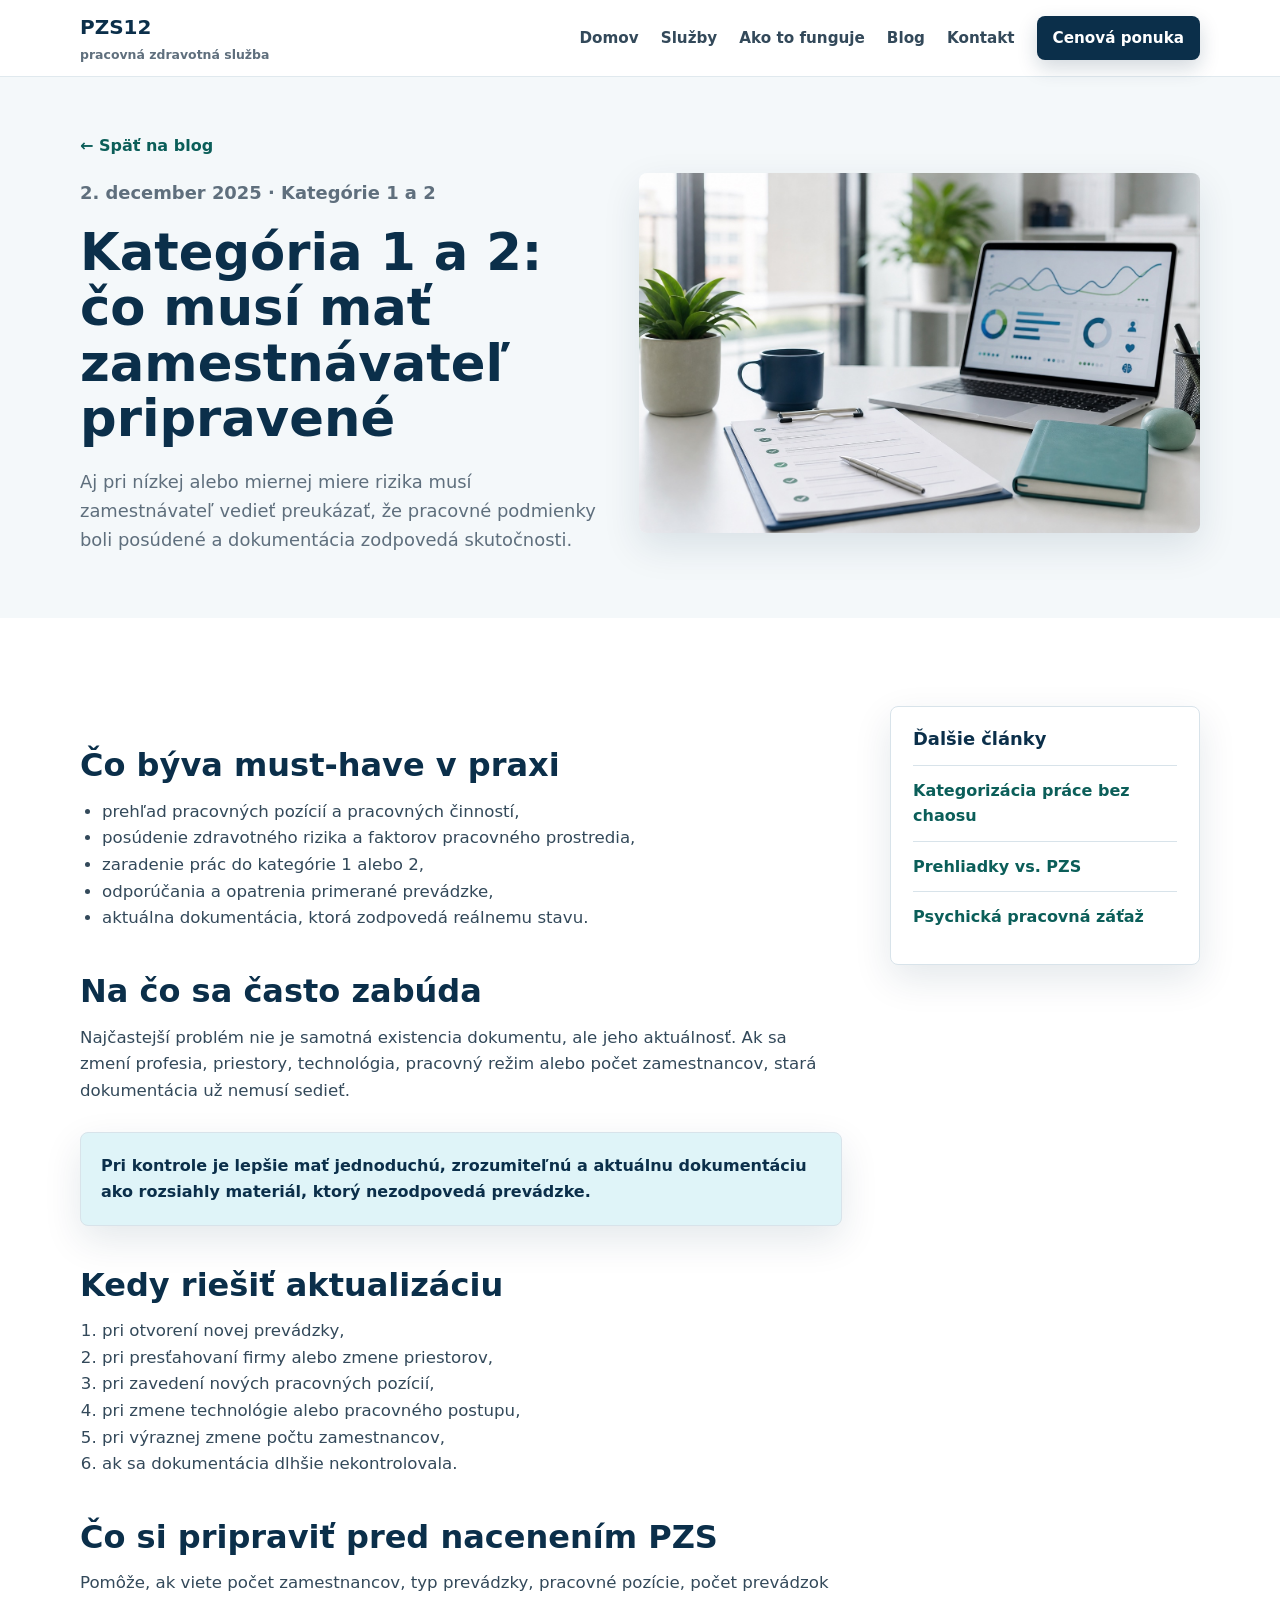
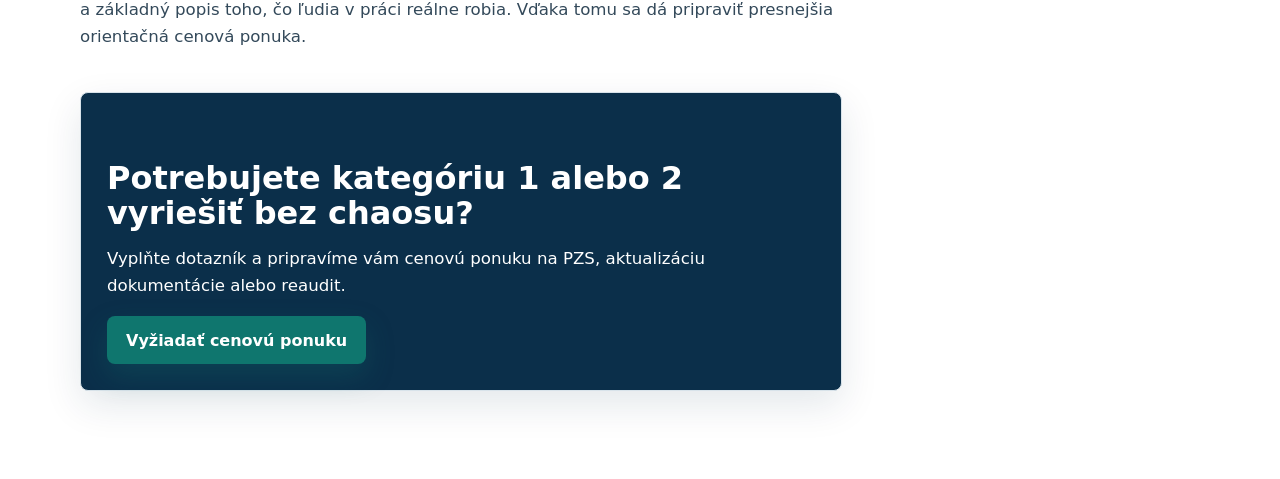
<file: blog/kategoria-1-a-2.html>
<!doctype html>
<html lang="sk">
  <head>
    <meta charset="utf-8">
    <meta name="viewport" content="width=device-width, initial-scale=1">
    <title>Kategória 1 a 2: čo musí mať zamestnávateľ pripravené | PZS12</title>
    <meta name="description" content="Čo má mať zamestnávateľ pripravené pri kategóriách práce 1 a 2, na čo sa zabúda a kedy treba aktualizovať PZS dokumentáciu.">
    <link rel="icon" href="../assets/favicon.svg" type="image/svg+xml">
    <link rel="stylesheet" href="../styles.css">
  </head>
  <body>
    <header class="site-header" data-header>
      <div class="container nav-wrap">
        <a class="brand" href="../index.html"><span class="brand-mark">PZS12</span><span class="brand-subtitle">pracovná zdravotná služba</span></a>
        <button class="nav-toggle" type="button" aria-controls="primary-nav" aria-expanded="false" data-nav-toggle><span class="sr-only">Otvoriť navigáciu</span><span></span><span></span><span></span></button>
        <nav class="primary-nav" id="primary-nav" aria-label="Hlavná navigácia" data-nav>
          <a href="../index.html">Domov</a><a href="../index.html#sluzby">Služby</a><a href="../index.html#ako-to-funguje">Ako to funguje</a><a href="../blog.html">Blog</a><a href="../index.html#kontakt">Kontakt</a><a class="nav-cta" href="../index.html#ponuka">Cenová ponuka</a>
        </nav>
      </div>
    </header>
    <main>
      <section class="article-hero">
        <div class="container article-hero-grid">
          <div>
            <a class="back-link" href="../blog.html">← Späť na blog</a>
            <p class="article-meta">2. december 2025 · Kategórie 1 a 2</p>
            <h1>Kategória 1 a 2: čo musí mať zamestnávateľ pripravené</h1>
            <p>Aj pri nízkej alebo miernej miere rizika musí zamestnávateľ vedieť preukázať, že pracovné podmienky boli posúdené a dokumentácia zodpovedá skutočnosti.</p>
          </div>
          <img src="../assets/blog/kategoria-1-2.jpg" alt="Dokumentácia pre kategórie práce 1 a 2" width="1536" height="1024">
        </div>
      </section>
      <section class="section">
        <div class="container article-layout">
          <article class="article-body">
            <h2>Čo býva must-have v praxi</h2>
            <ul>
              <li>prehľad pracovných pozícií a pracovných činností,</li>
              <li>posúdenie zdravotného rizika a faktorov pracovného prostredia,</li>
              <li>zaradenie prác do kategórie 1 alebo 2,</li>
              <li>odporúčania a opatrenia primerané prevádzke,</li>
              <li>aktuálna dokumentácia, ktorá zodpovedá reálnemu stavu.</li>
            </ul>
            <h2>Na čo sa často zabúda</h2>
            <p>Najčastejší problém nie je samotná existencia dokumentu, ale jeho aktuálnosť. Ak sa zmení profesia, priestory, technológia, pracovný režim alebo počet zamestnancov, stará dokumentácia už nemusí sedieť.</p>
            <div class="article-note">Pri kontrole je lepšie mať jednoduchú, zrozumiteľnú a aktuálnu dokumentáciu ako rozsiahly materiál, ktorý nezodpovedá prevádzke.</div>
            <h2>Kedy riešiť aktualizáciu</h2>
            <ol>
              <li>pri otvorení novej prevádzky,</li>
              <li>pri presťahovaní firmy alebo zmene priestorov,</li>
              <li>pri zavedení nových pracovných pozícií,</li>
              <li>pri zmene technológie alebo pracovného postupu,</li>
              <li>pri výraznej zmene počtu zamestnancov,</li>
              <li>ak sa dokumentácia dlhšie nekontrolovala.</li>
            </ol>
            <h2>Čo si pripraviť pred nacenením PZS</h2>
            <p>Pomôže, ak viete počet zamestnancov, typ prevádzky, pracovné pozície, počet prevádzok a základný popis toho, čo ľudia v práci reálne robia. Vďaka tomu sa dá pripraviť presnejšia orientačná cenová ponuka.</p>
            <div class="article-cta-box">
              <h2>Potrebujete kategóriu 1 alebo 2 vyriešiť bez chaosu?</h2>
              <p>Vyplňte dotazník a pripravíme vám cenovú ponuku na PZS, aktualizáciu dokumentácie alebo reaudit.</p>
              <a class="button button-primary" href="../index.html#ponuka">Vyžiadať cenovú ponuku</a>
            </div>
          </article>
          <aside class="article-sidebar">
            <h2>Ďalšie články</h2>
            <a href="kategorizacia-prace-bez-chaosu.html">Kategorizácia práce bez chaosu</a>
            <a href="lekarske-prehliadky-vs-pzs.html">Prehliadky vs. PZS</a>
            <a href="psychicka-pracovna-zataz-a-pzs.html">Psychická pracovná záťaž</a>
          </aside>
        </div>
      </section>
    </main>
    <script src="../script.js" defer></script>
  </body>
</html>
</file>
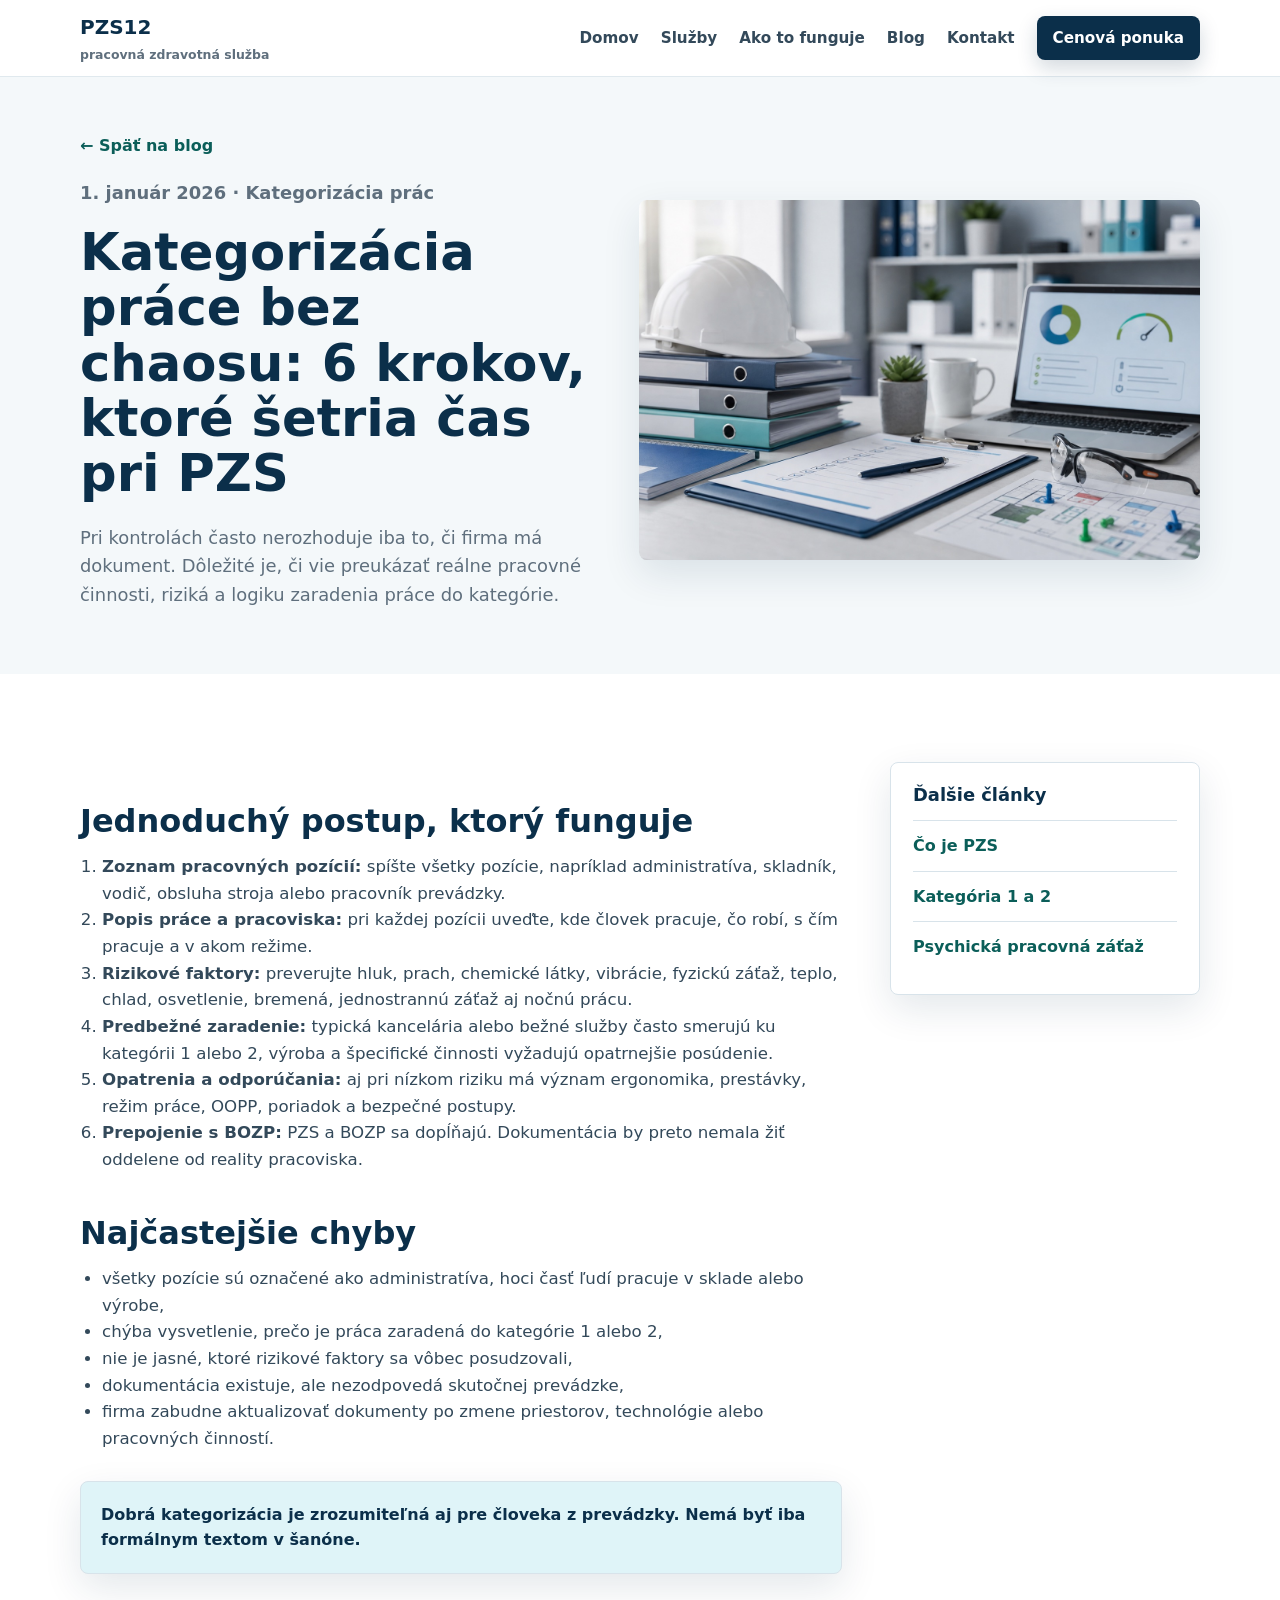
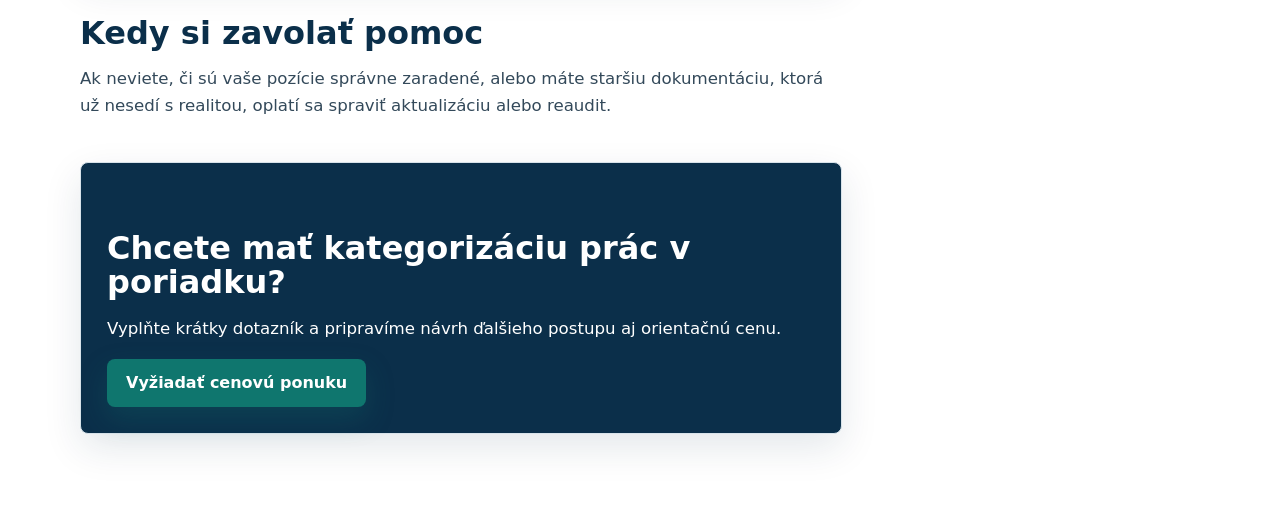
<file: blog/kategorizacia-prace-bez-chaosu.html>
<!doctype html>
<html lang="sk">
  <head>
    <meta charset="utf-8">
    <meta name="viewport" content="width=device-width, initial-scale=1">
    <title>Kategorizácia práce bez chaosu | PZS12</title>
    <meta name="description" content="Šesť praktických krokov ku kategorizácii práce pri PZS a najčastejšie chyby, ktoré sa objavujú pri kontrole dokumentácie.">
    <link rel="icon" href="../assets/favicon.svg" type="image/svg+xml">
    <link rel="stylesheet" href="../styles.css">
  </head>
  <body>
    <header class="site-header" data-header>
      <div class="container nav-wrap">
        <a class="brand" href="../index.html"><span class="brand-mark">PZS12</span><span class="brand-subtitle">pracovná zdravotná služba</span></a>
        <button class="nav-toggle" type="button" aria-controls="primary-nav" aria-expanded="false" data-nav-toggle><span class="sr-only">Otvoriť navigáciu</span><span></span><span></span><span></span></button>
        <nav class="primary-nav" id="primary-nav" aria-label="Hlavná navigácia" data-nav>
          <a href="../index.html">Domov</a><a href="../index.html#sluzby">Služby</a><a href="../index.html#ako-to-funguje">Ako to funguje</a><a href="../blog.html">Blog</a><a href="../index.html#kontakt">Kontakt</a><a class="nav-cta" href="../index.html#ponuka">Cenová ponuka</a>
        </nav>
      </div>
    </header>
    <main>
      <section class="article-hero">
        <div class="container article-hero-grid">
          <div>
            <a class="back-link" href="../blog.html">← Späť na blog</a>
            <p class="article-meta">1. január 2026 · Kategorizácia prác</p>
            <h1>Kategorizácia práce bez chaosu: 6 krokov, ktoré šetria čas pri PZS</h1>
            <p>Pri kontrolách často nerozhoduje iba to, či firma má dokument. Dôležité je, či vie preukázať reálne pracovné činnosti, riziká a logiku zaradenia práce do kategórie.</p>
          </div>
          <img src="../assets/blog/kategorizacia-prace.jpg" alt="Šesť krokov ku kategorizácii práce pri PZS" width="1536" height="1024">
        </div>
      </section>
      <section class="section">
        <div class="container article-layout">
          <article class="article-body">
            <h2>Jednoduchý postup, ktorý funguje</h2>
            <ol>
              <li><strong>Zoznam pracovných pozícií:</strong> spíšte všetky pozície, napríklad administratíva, skladník, vodič, obsluha stroja alebo pracovník prevádzky.</li>
              <li><strong>Popis práce a pracoviska:</strong> pri každej pozícii uveďte, kde človek pracuje, čo robí, s čím pracuje a v akom režime.</li>
              <li><strong>Rizikové faktory:</strong> preverujte hluk, prach, chemické látky, vibrácie, fyzickú záťaž, teplo, chlad, osvetlenie, bremená, jednostrannú záťaž aj nočnú prácu.</li>
              <li><strong>Predbežné zaradenie:</strong> typická kancelária alebo bežné služby často smerujú ku kategórii 1 alebo 2, výroba a špecifické činnosti vyžadujú opatrnejšie posúdenie.</li>
              <li><strong>Opatrenia a odporúčania:</strong> aj pri nízkom riziku má význam ergonomika, prestávky, režim práce, OOPP, poriadok a bezpečné postupy.</li>
              <li><strong>Prepojenie s BOZP:</strong> PZS a BOZP sa dopĺňajú. Dokumentácia by preto nemala žiť oddelene od reality pracoviska.</li>
            </ol>
            <h2>Najčastejšie chyby</h2>
            <ul>
              <li>všetky pozície sú označené ako administratíva, hoci časť ľudí pracuje v sklade alebo výrobe,</li>
              <li>chýba vysvetlenie, prečo je práca zaradená do kategórie 1 alebo 2,</li>
              <li>nie je jasné, ktoré rizikové faktory sa vôbec posudzovali,</li>
              <li>dokumentácia existuje, ale nezodpovedá skutočnej prevádzke,</li>
              <li>firma zabudne aktualizovať dokumenty po zmene priestorov, technológie alebo pracovných činností.</li>
            </ul>
            <div class="article-note">Dobrá kategorizácia je zrozumiteľná aj pre človeka z prevádzky. Nemá byť iba formálnym textom v šanóne.</div>
            <h2>Kedy si zavolať pomoc</h2>
            <p>Ak neviete, či sú vaše pozície správne zaradené, alebo máte staršiu dokumentáciu, ktorá už nesedí s realitou, oplatí sa spraviť aktualizáciu alebo reaudit.</p>
            <div class="article-cta-box">
              <h2>Chcete mať kategorizáciu prác v poriadku?</h2>
              <p>Vyplňte krátky dotazník a pripravíme návrh ďalšieho postupu aj orientačnú cenu.</p>
              <a class="button button-primary" href="../index.html#ponuka">Vyžiadať cenovú ponuku</a>
            </div>
          </article>
          <aside class="article-sidebar">
            <h2>Ďalšie články</h2>
            <a href="co-je-pzs.html">Čo je PZS</a>
            <a href="kategoria-1-a-2.html">Kategória 1 a 2</a>
            <a href="psychicka-pracovna-zataz-a-pzs.html">Psychická pracovná záťaž</a>
          </aside>
        </div>
      </section>
    </main>
    <script src="../script.js" defer></script>
  </body>
</html>
</file>
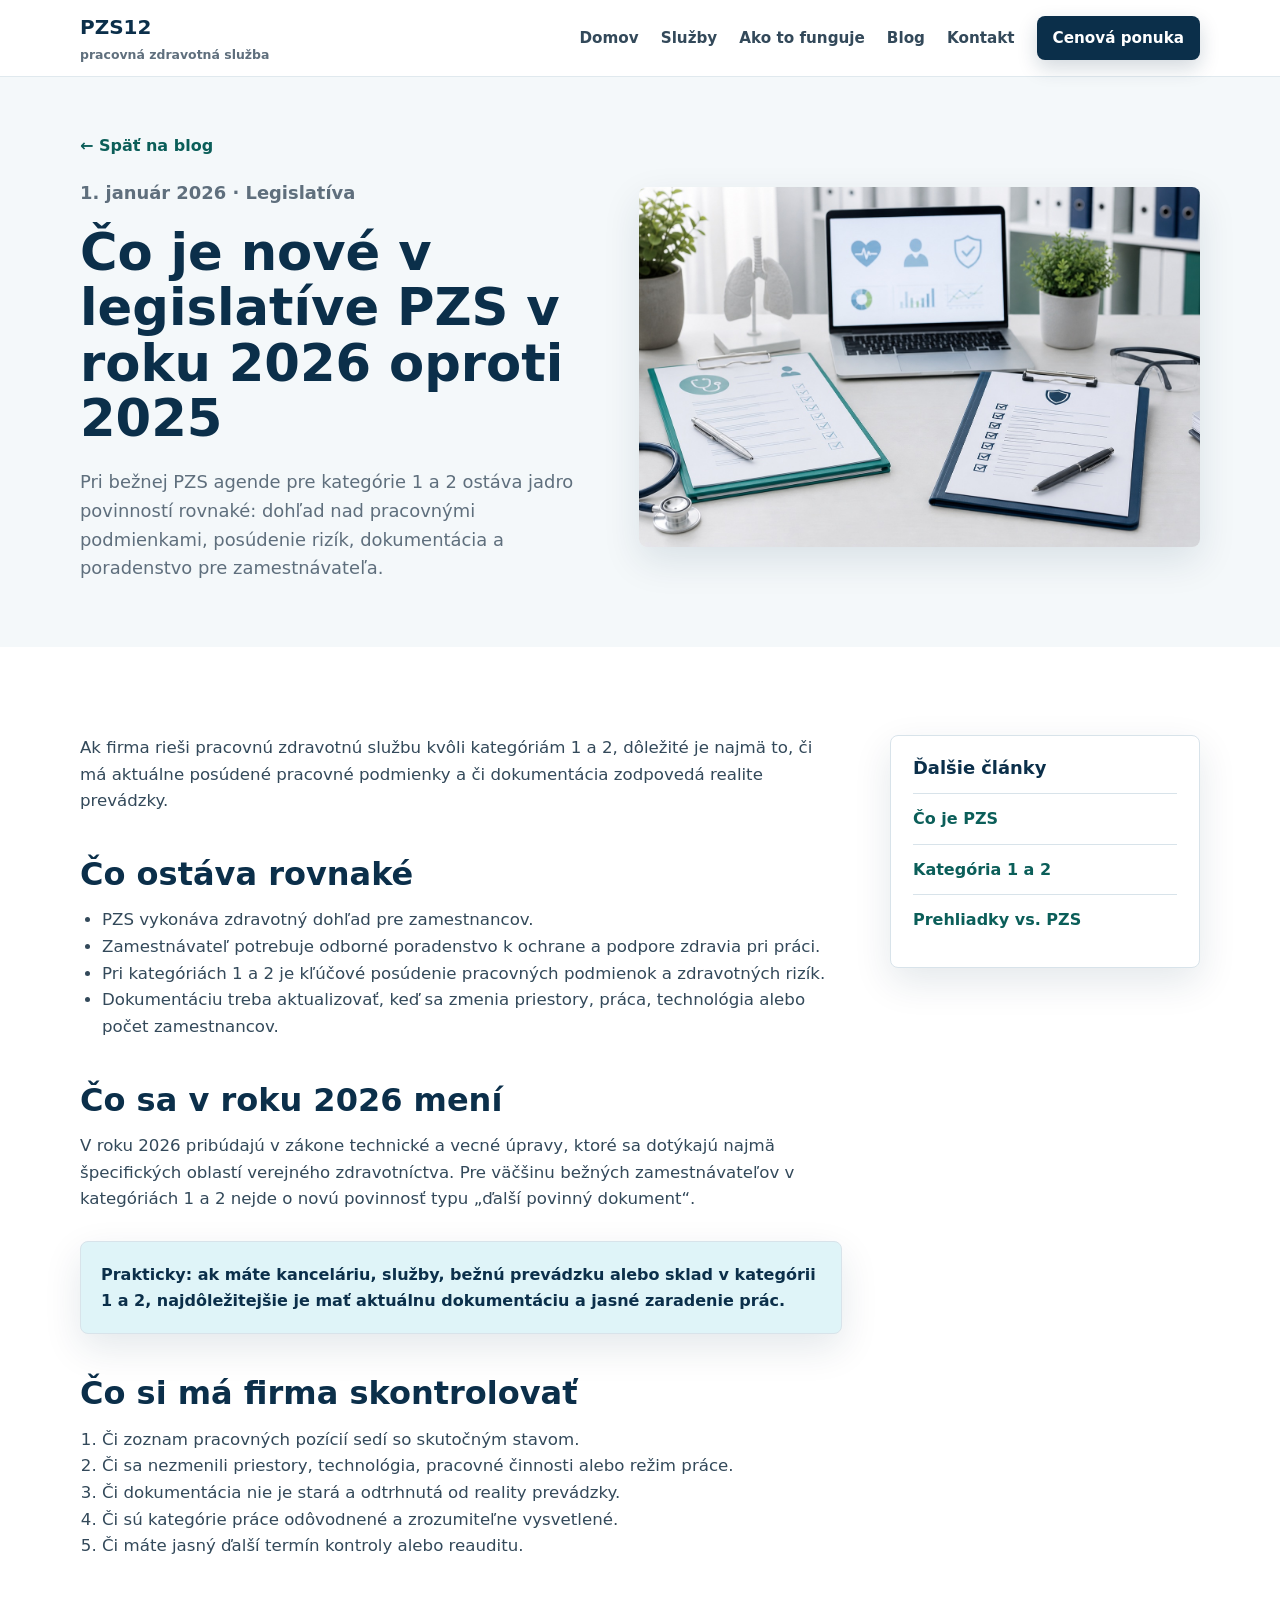
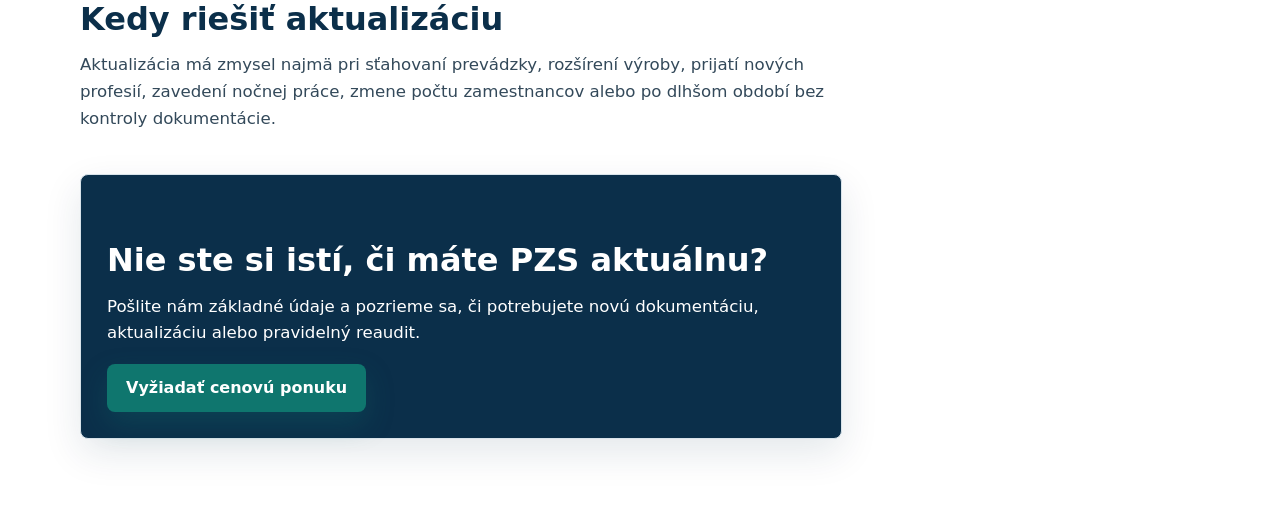
<file: blog/legislativa-pzs-2026.html>
<!doctype html>
<html lang="sk">
  <head>
    <meta charset="utf-8">
    <meta name="viewport" content="width=device-width, initial-scale=1">
    <title>Čo je nové v legislatíve PZS v roku 2026 | PZS12</title>
    <meta name="description" content="Prehľad toho, čo sa pri PZS v roku 2026 mení oproti roku 2025 a čo ostáva pre zamestnávateľov v kategóriách 1 a 2 rovnaké.">
    <link rel="icon" href="../assets/favicon.svg" type="image/svg+xml">
    <link rel="stylesheet" href="../styles.css">
  </head>
  <body>
    <header class="site-header" data-header>
      <div class="container nav-wrap">
        <a class="brand" href="../index.html"><span class="brand-mark">PZS12</span><span class="brand-subtitle">pracovná zdravotná služba</span></a>
        <button class="nav-toggle" type="button" aria-controls="primary-nav" aria-expanded="false" data-nav-toggle><span class="sr-only">Otvoriť navigáciu</span><span></span><span></span><span></span></button>
        <nav class="primary-nav" id="primary-nav" aria-label="Hlavná navigácia" data-nav>
          <a href="../index.html">Domov</a><a href="../index.html#sluzby">Služby</a><a href="../index.html#ako-to-funguje">Ako to funguje</a><a href="../blog.html">Blog</a><a href="../index.html#kontakt">Kontakt</a><a class="nav-cta" href="../index.html#ponuka">Cenová ponuka</a>
        </nav>
      </div>
    </header>
    <main>
      <section class="article-hero">
        <div class="container article-hero-grid">
          <div>
            <a class="back-link" href="../blog.html">← Späť na blog</a>
            <p class="article-meta">1. január 2026 · Legislatíva</p>
            <h1>Čo je nové v legislatíve PZS v roku 2026 oproti 2025</h1>
            <p>Pri bežnej PZS agende pre kategórie 1 a 2 ostáva jadro povinností rovnaké: dohľad nad pracovnými podmienkami, posúdenie rizík, dokumentácia a poradenstvo pre zamestnávateľa.</p>
          </div>
          <img src="../assets/blog/legislativa-2026.jpg" alt="Legislatívne dokumenty pri pracovnej zdravotnej službe" width="1536" height="1024">
        </div>
      </section>
      <section class="section">
        <div class="container article-layout">
          <article class="article-body">
            <p>Ak firma rieši pracovnú zdravotnú službu kvôli kategóriám 1 a 2, dôležité je najmä to, či má aktuálne posúdené pracovné podmienky a či dokumentácia zodpovedá realite prevádzky.</p>
            <h2>Čo ostáva rovnaké</h2>
            <ul>
              <li>PZS vykonáva zdravotný dohľad pre zamestnancov.</li>
              <li>Zamestnávateľ potrebuje odborné poradenstvo k ochrane a podpore zdravia pri práci.</li>
              <li>Pri kategóriách 1 a 2 je kľúčové posúdenie pracovných podmienok a zdravotných rizík.</li>
              <li>Dokumentáciu treba aktualizovať, keď sa zmenia priestory, práca, technológia alebo počet zamestnancov.</li>
            </ul>
            <h2>Čo sa v roku 2026 mení</h2>
            <p>V roku 2026 pribúdajú v zákone technické a vecné úpravy, ktoré sa dotýkajú najmä špecifických oblastí verejného zdravotníctva. Pre väčšinu bežných zamestnávateľov v kategóriách 1 a 2 nejde o novú povinnosť typu „ďalší povinný dokument“.</p>
            <div class="article-note">Prakticky: ak máte kanceláriu, služby, bežnú prevádzku alebo sklad v kategórii 1 a 2, najdôležitejšie je mať aktuálnu dokumentáciu a jasné zaradenie prác.</div>
            <h2>Čo si má firma skontrolovať</h2>
            <ol>
              <li>Či zoznam pracovných pozícií sedí so skutočným stavom.</li>
              <li>Či sa nezmenili priestory, technológia, pracovné činnosti alebo režim práce.</li>
              <li>Či dokumentácia nie je stará a odtrhnutá od reality prevádzky.</li>
              <li>Či sú kategórie práce odôvodnené a zrozumiteľne vysvetlené.</li>
              <li>Či máte jasný ďalší termín kontroly alebo reauditu.</li>
            </ol>
            <h2>Kedy riešiť aktualizáciu</h2>
            <p>Aktualizácia má zmysel najmä pri sťahovaní prevádzky, rozšírení výroby, prijatí nových profesií, zavedení nočnej práce, zmene počtu zamestnancov alebo po dlhšom období bez kontroly dokumentácie.</p>
            <div class="article-cta-box">
              <h2>Nie ste si istí, či máte PZS aktuálnu?</h2>
              <p>Pošlite nám základné údaje a pozrieme sa, či potrebujete novú dokumentáciu, aktualizáciu alebo pravidelný reaudit.</p>
              <a class="button button-primary" href="../index.html#ponuka">Vyžiadať cenovú ponuku</a>
            </div>
          </article>
          <aside class="article-sidebar">
            <h2>Ďalšie články</h2>
            <a href="co-je-pzs.html">Čo je PZS</a>
            <a href="kategoria-1-a-2.html">Kategória 1 a 2</a>
            <a href="lekarske-prehliadky-vs-pzs.html">Prehliadky vs. PZS</a>
          </aside>
        </div>
      </section>
    </main>
    <script src="../script.js" defer></script>
  </body>
</html>
</file>
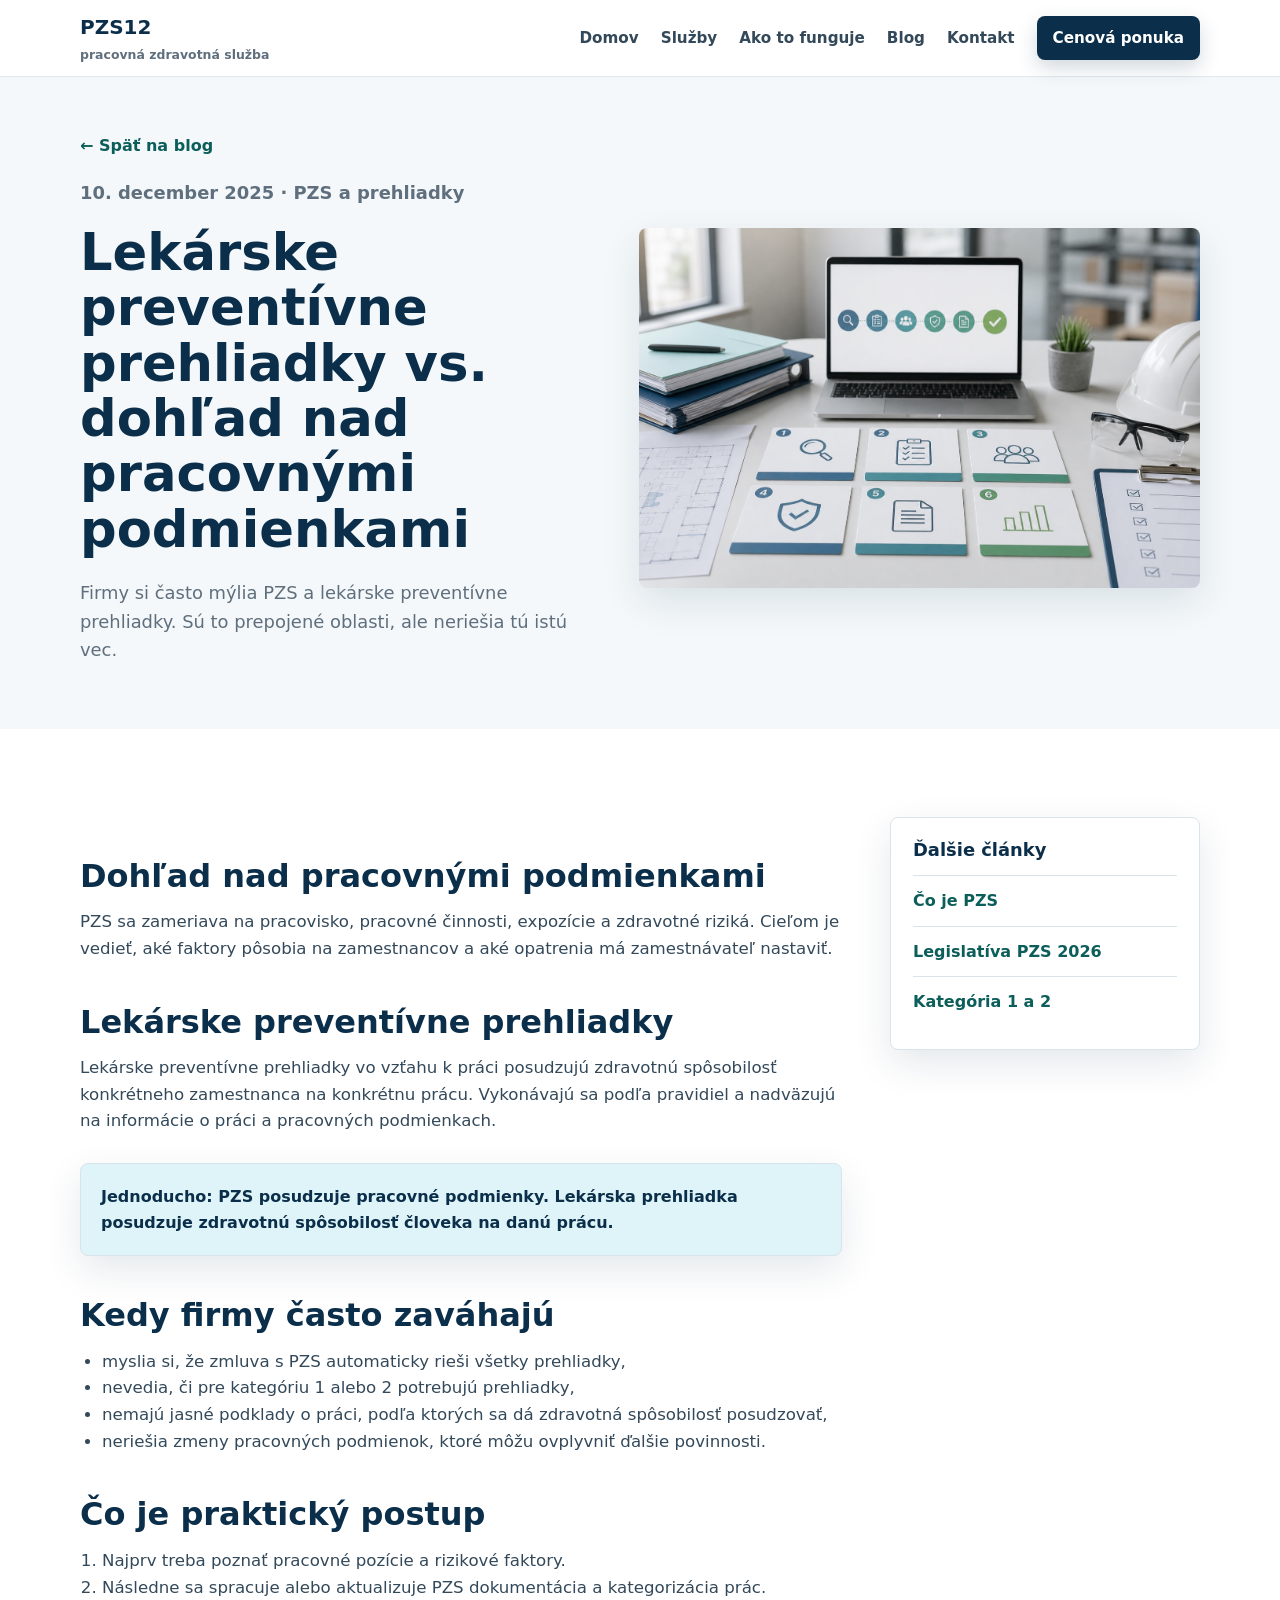
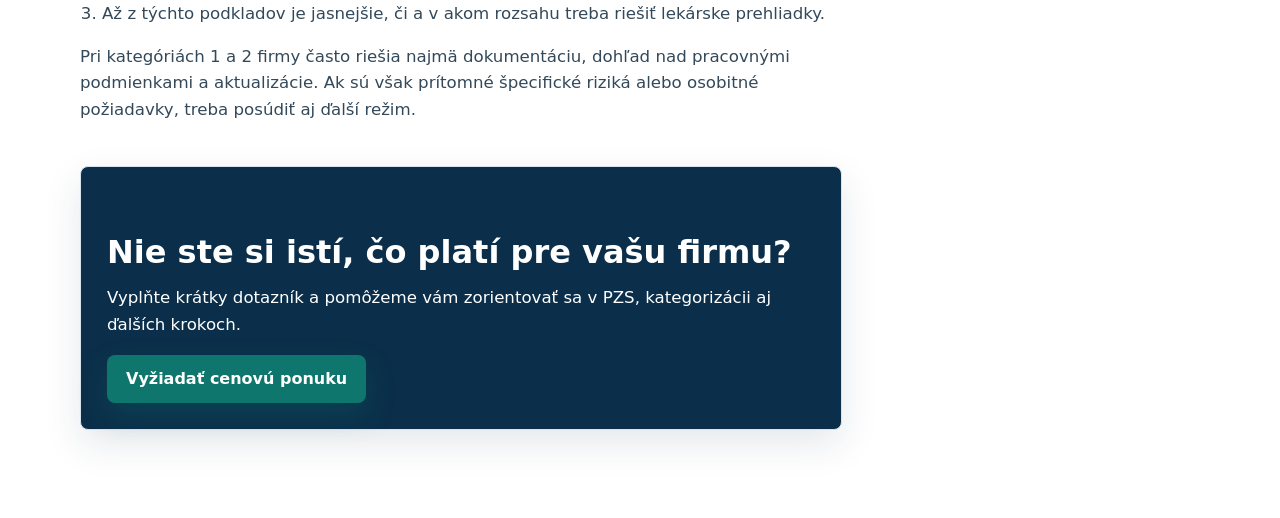
<file: blog/lekarske-prehliadky-vs-pzs.html>
<!doctype html>
<html lang="sk">
  <head>
    <meta charset="utf-8">
    <meta name="viewport" content="width=device-width, initial-scale=1">
    <title>Lekárske preventívne prehliadky vs. PZS | PZS12</title>
    <meta name="description" content="Rozdiel medzi lekárskymi preventívnymi prehliadkami vo vzťahu k práci a dohľadom nad pracovnými podmienkami v rámci PZS.">
    <link rel="icon" href="../assets/favicon.svg" type="image/svg+xml">
    <link rel="stylesheet" href="../styles.css">
  </head>
  <body>
    <header class="site-header" data-header>
      <div class="container nav-wrap">
        <a class="brand" href="../index.html"><span class="brand-mark">PZS12</span><span class="brand-subtitle">pracovná zdravotná služba</span></a>
        <button class="nav-toggle" type="button" aria-controls="primary-nav" aria-expanded="false" data-nav-toggle><span class="sr-only">Otvoriť navigáciu</span><span></span><span></span><span></span></button>
        <nav class="primary-nav" id="primary-nav" aria-label="Hlavná navigácia" data-nav>
          <a href="../index.html">Domov</a><a href="../index.html#sluzby">Služby</a><a href="../index.html#ako-to-funguje">Ako to funguje</a><a href="../blog.html">Blog</a><a href="../index.html#kontakt">Kontakt</a><a class="nav-cta" href="../index.html#ponuka">Cenová ponuka</a>
        </nav>
      </div>
    </header>
    <main>
      <section class="article-hero">
        <div class="container article-hero-grid">
          <div>
            <a class="back-link" href="../blog.html">← Späť na blog</a>
            <p class="article-meta">10. december 2025 · PZS a prehliadky</p>
            <h1>Lekárske preventívne prehliadky vs. dohľad nad pracovnými podmienkami</h1>
            <p>Firmy si často mýlia PZS a lekárske preventívne prehliadky. Sú to prepojené oblasti, ale neriešia tú istú vec.</p>
          </div>
          <img src="../assets/blog/lekarske-prehliadky.jpg" alt="Porovnanie lekárskej prehliadky a dohľadu nad pracovnými podmienkami" width="1536" height="1024">
        </div>
      </section>
      <section class="section">
        <div class="container article-layout">
          <article class="article-body">
            <h2>Dohľad nad pracovnými podmienkami</h2>
            <p>PZS sa zameriava na pracovisko, pracovné činnosti, expozície a zdravotné riziká. Cieľom je vedieť, aké faktory pôsobia na zamestnancov a aké opatrenia má zamestnávateľ nastaviť.</p>
            <h2>Lekárske preventívne prehliadky</h2>
            <p>Lekárske preventívne prehliadky vo vzťahu k práci posudzujú zdravotnú spôsobilosť konkrétneho zamestnanca na konkrétnu prácu. Vykonávajú sa podľa pravidiel a nadväzujú na informácie o práci a pracovných podmienkach.</p>
            <div class="article-note">Jednoducho: PZS posudzuje pracovné podmienky. Lekárska prehliadka posudzuje zdravotnú spôsobilosť človeka na danú prácu.</div>
            <h2>Kedy firmy často zaváhajú</h2>
            <ul>
              <li>myslia si, že zmluva s PZS automaticky rieši všetky prehliadky,</li>
              <li>nevedia, či pre kategóriu 1 alebo 2 potrebujú prehliadky,</li>
              <li>nemajú jasné podklady o práci, podľa ktorých sa dá zdravotná spôsobilosť posudzovať,</li>
              <li>neriešia zmeny pracovných podmienok, ktoré môžu ovplyvniť ďalšie povinnosti.</li>
            </ul>
            <h2>Čo je praktický postup</h2>
            <ol>
              <li>Najprv treba poznať pracovné pozície a rizikové faktory.</li>
              <li>Následne sa spracuje alebo aktualizuje PZS dokumentácia a kategorizácia prác.</li>
              <li>Až z týchto podkladov je jasnejšie, či a v akom rozsahu treba riešiť lekárske prehliadky.</li>
            </ol>
            <p>Pri kategóriách 1 a 2 firmy často riešia najmä dokumentáciu, dohľad nad pracovnými podmienkami a aktualizácie. Ak sú však prítomné špecifické riziká alebo osobitné požiadavky, treba posúdiť aj ďalší režim.</p>
            <div class="article-cta-box">
              <h2>Nie ste si istí, čo platí pre vašu firmu?</h2>
              <p>Vyplňte krátky dotazník a pomôžeme vám zorientovať sa v PZS, kategorizácii aj ďalších krokoch.</p>
              <a class="button button-primary" href="../index.html#ponuka">Vyžiadať cenovú ponuku</a>
            </div>
          </article>
          <aside class="article-sidebar">
            <h2>Ďalšie články</h2>
            <a href="co-je-pzs.html">Čo je PZS</a>
            <a href="legislativa-pzs-2026.html">Legislatíva PZS 2026</a>
            <a href="kategoria-1-a-2.html">Kategória 1 a 2</a>
          </aside>
        </div>
      </section>
    </main>
    <script src="../script.js" defer></script>
  </body>
</html>
</file>
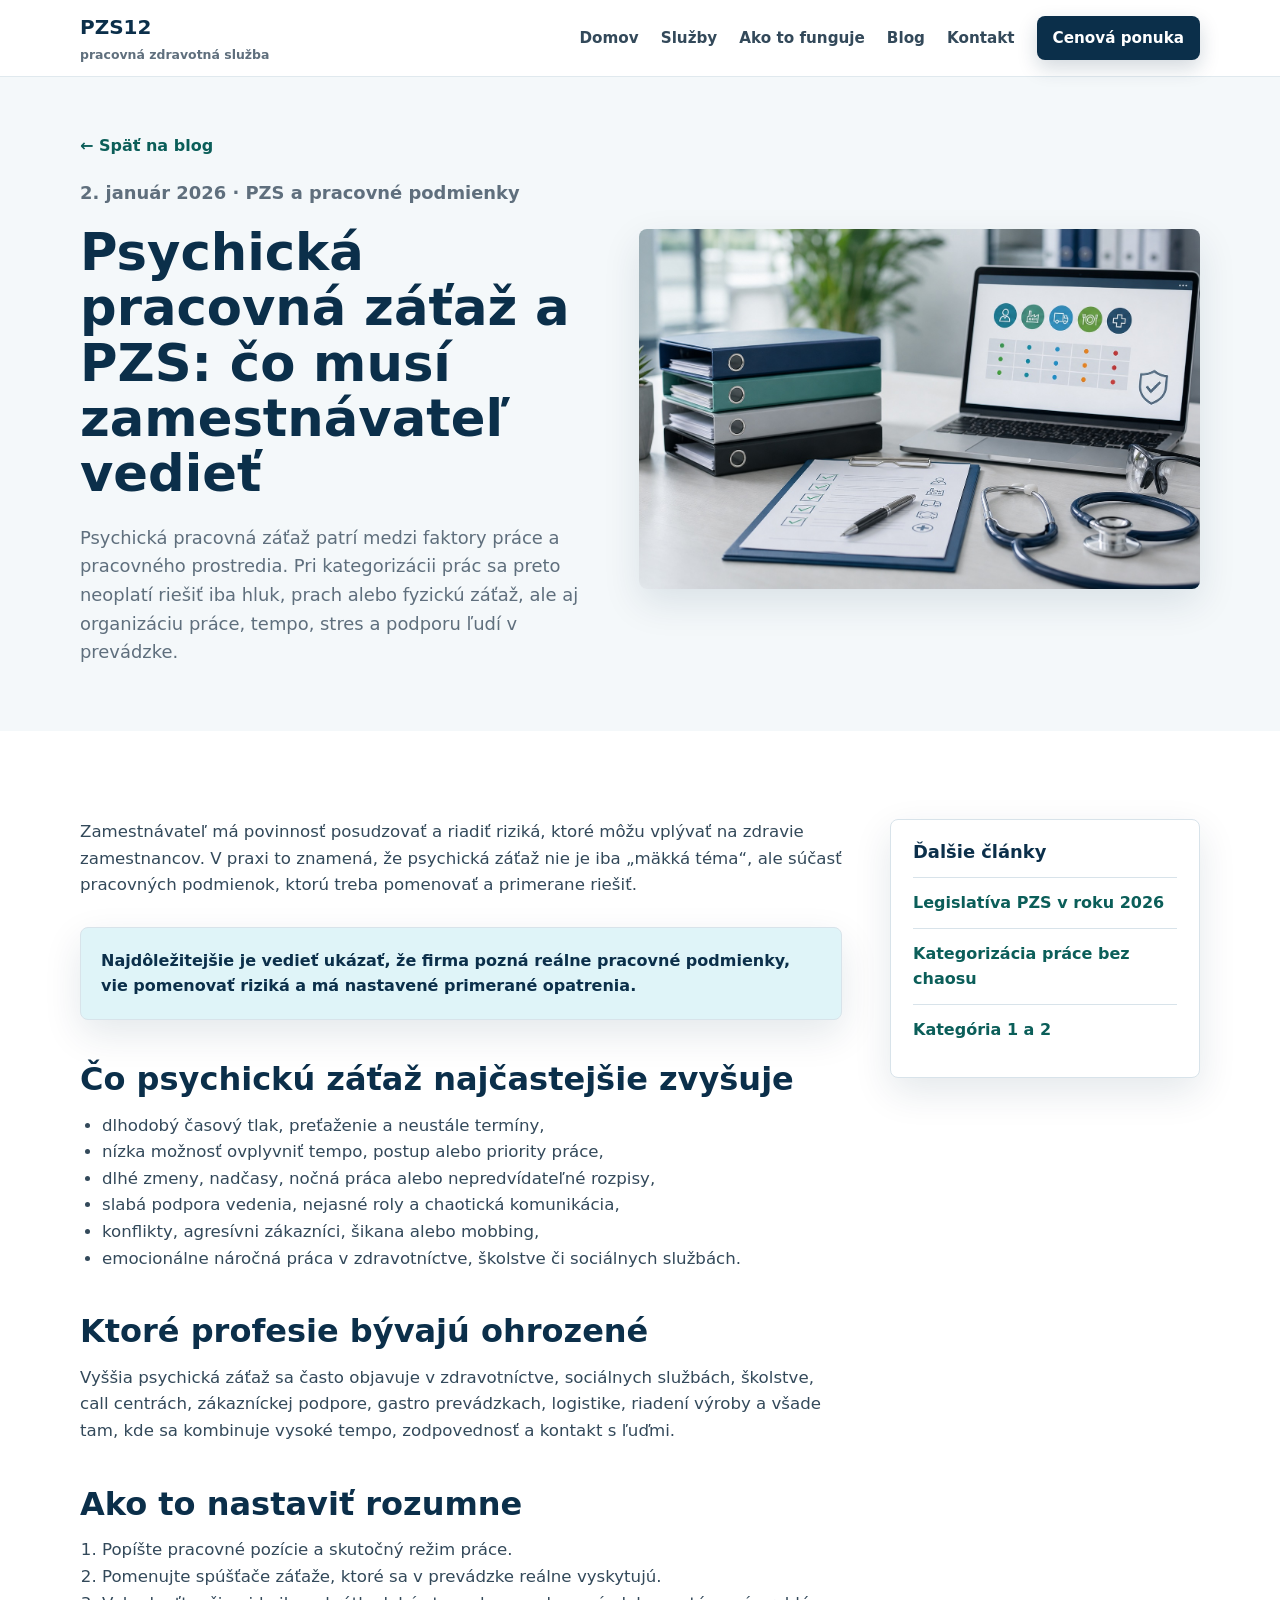
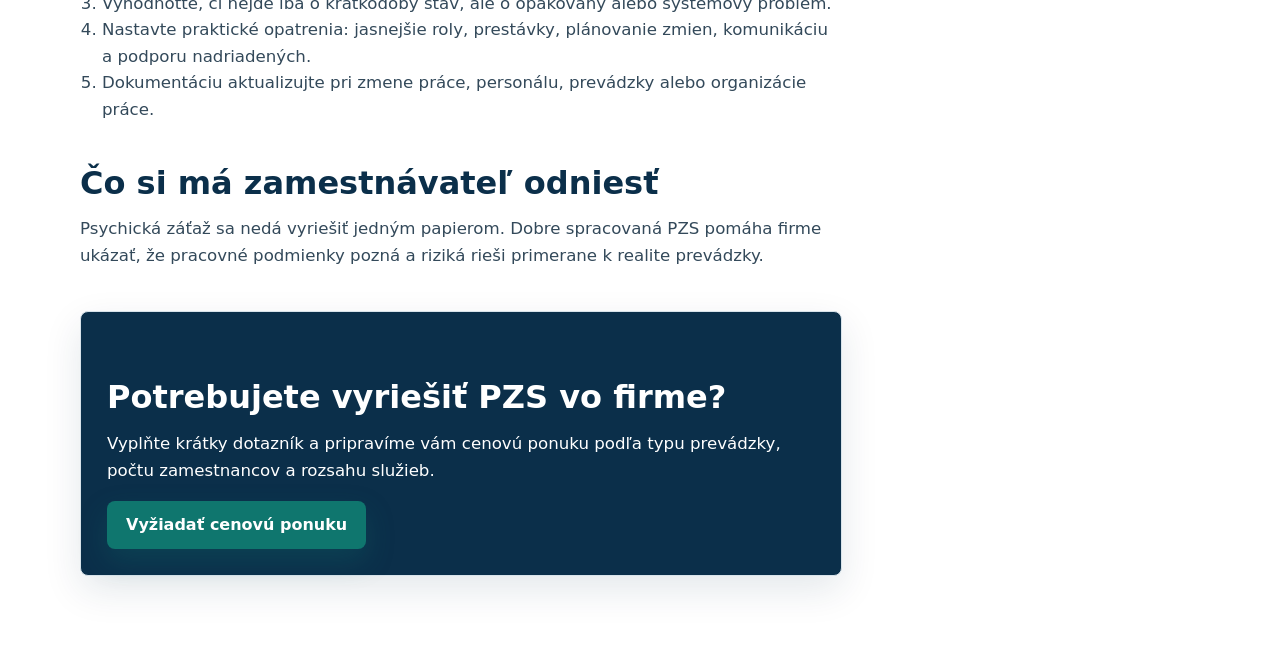
<file: blog/psychicka-pracovna-zataz-a-pzs.html>
<!doctype html>
<html lang="sk">
  <head>
    <meta charset="utf-8">
    <meta name="viewport" content="width=device-width, initial-scale=1">
    <title>Psychická pracovná záťaž a PZS | PZS12</title>
    <meta name="description" content="Psychická pracovná záťaž pri PZS: čo ju zvyšuje, ktoré profesie bývajú ohrozené a ako môže zamestnávateľ nastaviť rozumné opatrenia.">
    <link rel="icon" href="../assets/favicon.svg" type="image/svg+xml">
    <link rel="stylesheet" href="../styles.css">
  </head>
  <body>
    <header class="site-header" data-header>
      <div class="container nav-wrap">
        <a class="brand" href="../index.html"><span class="brand-mark">PZS12</span><span class="brand-subtitle">pracovná zdravotná služba</span></a>
        <button class="nav-toggle" type="button" aria-controls="primary-nav" aria-expanded="false" data-nav-toggle><span class="sr-only">Otvoriť navigáciu</span><span></span><span></span><span></span></button>
        <nav class="primary-nav" id="primary-nav" aria-label="Hlavná navigácia" data-nav>
          <a href="../index.html">Domov</a><a href="../index.html#sluzby">Služby</a><a href="../index.html#ako-to-funguje">Ako to funguje</a><a href="../blog.html">Blog</a><a href="../index.html#kontakt">Kontakt</a><a class="nav-cta" href="../index.html#ponuka">Cenová ponuka</a>
        </nav>
      </div>
    </header>
    <main>
      <section class="article-hero">
        <div class="container article-hero-grid">
          <div>
            <a class="back-link" href="../blog.html">← Späť na blog</a>
            <p class="article-meta">2. január 2026 · PZS a pracovné podmienky</p>
            <h1>Psychická pracovná záťaž a PZS: čo musí zamestnávateľ vedieť</h1>
            <p>Psychická pracovná záťaž patrí medzi faktory práce a pracovného prostredia. Pri kategorizácii prác sa preto neoplatí riešiť iba hluk, prach alebo fyzickú záťaž, ale aj organizáciu práce, tempo, stres a podporu ľudí v prevádzke.</p>
          </div>
          <img src="../assets/blog/psychicka-zataz.jpg" alt="Pracovisko s dokumentáciou k psychickej pracovnej záťaži" width="1536" height="1024">
        </div>
      </section>
      <section class="section">
        <div class="container article-layout">
          <article class="article-body">
            <p>Zamestnávateľ má povinnosť posudzovať a riadiť riziká, ktoré môžu vplývať na zdravie zamestnancov. V praxi to znamená, že psychická záťaž nie je iba „mäkká téma“, ale súčasť pracovných podmienok, ktorú treba pomenovať a primerane riešiť.</p>
            <div class="article-note">Najdôležitejšie je vedieť ukázať, že firma pozná reálne pracovné podmienky, vie pomenovať riziká a má nastavené primerané opatrenia.</div>
            <h2>Čo psychickú záťaž najčastejšie zvyšuje</h2>
            <ul>
              <li>dlhodobý časový tlak, preťaženie a neustále termíny,</li>
              <li>nízka možnosť ovplyvniť tempo, postup alebo priority práce,</li>
              <li>dlhé zmeny, nadčasy, nočná práca alebo nepredvídateľné rozpisy,</li>
              <li>slabá podpora vedenia, nejasné roly a chaotická komunikácia,</li>
              <li>konflikty, agresívni zákazníci, šikana alebo mobbing,</li>
              <li>emocionálne náročná práca v zdravotníctve, školstve či sociálnych službách.</li>
            </ul>
            <h2>Ktoré profesie bývajú ohrozené</h2>
            <p>Vyššia psychická záťaž sa často objavuje v zdravotníctve, sociálnych službách, školstve, call centrách, zákazníckej podpore, gastro prevádzkach, logistike, riadení výroby a všade tam, kde sa kombinuje vysoké tempo, zodpovednosť a kontakt s ľuďmi.</p>
            <h2>Ako to nastaviť rozumne</h2>
            <ol>
              <li>Popíšte pracovné pozície a skutočný režim práce.</li>
              <li>Pomenujte spúšťače záťaže, ktoré sa v prevádzke reálne vyskytujú.</li>
              <li>Vyhodnoťte, či nejde iba o krátkodobý stav, ale o opakovaný alebo systémový problém.</li>
              <li>Nastavte praktické opatrenia: jasnejšie roly, prestávky, plánovanie zmien, komunikáciu a podporu nadriadených.</li>
              <li>Dokumentáciu aktualizujte pri zmene práce, personálu, prevádzky alebo organizácie práce.</li>
            </ol>
            <h2>Čo si má zamestnávateľ odniesť</h2>
            <p>Psychická záťaž sa nedá vyriešiť jedným papierom. Dobre spracovaná PZS pomáha firme ukázať, že pracovné podmienky pozná a riziká rieši primerane k realite prevádzky.</p>
            <div class="article-cta-box">
              <h2>Potrebujete vyriešiť PZS vo firme?</h2>
              <p>Vyplňte krátky dotazník a pripravíme vám cenovú ponuku podľa typu prevádzky, počtu zamestnancov a rozsahu služieb.</p>
              <a class="button button-primary" href="../index.html#ponuka">Vyžiadať cenovú ponuku</a>
            </div>
          </article>
          <aside class="article-sidebar">
            <h2>Ďalšie články</h2>
            <a href="legislativa-pzs-2026.html">Legislatíva PZS v roku 2026</a>
            <a href="kategorizacia-prace-bez-chaosu.html">Kategorizácia práce bez chaosu</a>
            <a href="kategoria-1-a-2.html">Kategória 1 a 2</a>
          </aside>
        </div>
      </section>
    </main>
    <script src="../script.js" defer></script>
  </body>
</html>
</file>
<file: styles.css>
:root {
  --navy: #0b2f4a;
  --teal: #0f766e;
  --teal-dark: #0b5e59;
  --sky: #dff4f8;
  --green: #dff5e6;
  --mint: #42b883;
  --amber: #f4b23f;
  --ink: #142433;
  --muted: #5f6f7d;
  --line: #d8e3ea;
  --soft: #f4f8fa;
  --white: #ffffff;
  --shadow: 0 14px 38px rgba(8, 47, 74, 0.11);
  --radius: 8px;
  --container: min(1120px, calc(100% - 40px));
}

* {
  box-sizing: border-box;
}

html {
  scroll-behavior: smooth;
}

body {
  margin: 0;
  font-family: Inter, ui-sans-serif, system-ui, -apple-system, BlinkMacSystemFont, "Segoe UI", sans-serif;
  color: var(--ink);
  background: var(--white);
  line-height: 1.6;
}

img,
svg {
  display: block;
  max-width: 100%;
}

a {
  color: inherit;
  text-decoration: none;
}

button,
input,
select,
textarea {
  font: inherit;
}

.container {
  width: var(--container);
  margin-inline: auto;
}

.skip-link {
  position: fixed;
  top: 12px;
  left: 12px;
  z-index: 100;
  transform: translateY(-140%);
  padding: 10px 14px;
  color: var(--white);
  background: var(--navy);
  border-radius: var(--radius);
}

.skip-link:focus {
  transform: translateY(0);
}

.sr-only {
  position: absolute;
  width: 1px;
  height: 1px;
  padding: 0;
  margin: -1px;
  overflow: hidden;
  clip: rect(0, 0, 0, 0);
  white-space: nowrap;
  border: 0;
}

.site-header {
  position: sticky;
  top: 0;
  z-index: 20;
  background: rgba(255, 255, 255, 0.94);
  border-bottom: 1px solid rgba(216, 227, 234, 0.78);
  backdrop-filter: blur(14px);
}

.nav-wrap {
  min-height: 76px;
  display: flex;
  align-items: center;
  justify-content: space-between;
  gap: 26px;
}

.brand,
.footer-brand {
  display: inline-flex;
  flex-direction: column;
  gap: 2px;
  color: var(--navy);
  font-weight: 800;
}

.brand-mark,
.footer-brand {
  font-size: 1.25rem;
  letter-spacing: 0;
}

.brand-subtitle {
  color: var(--muted);
  font-size: 0.78rem;
  font-weight: 700;
}

.primary-nav {
  display: flex;
  align-items: center;
  gap: 22px;
  color: #33495a;
  font-size: 0.95rem;
  font-weight: 700;
}

.primary-nav a {
  position: relative;
}

.primary-nav a:not(.nav-cta)::after {
  position: absolute;
  left: 0;
  bottom: -7px;
  width: 100%;
  height: 2px;
  content: "";
  background: var(--teal);
  transform: scaleX(0);
  transform-origin: left;
  transition: transform 180ms ease;
}

.primary-nav a:hover::after,
.primary-nav a:focus-visible::after {
  transform: scaleX(1);
}

.nav-cta {
  padding: 10px 16px;
  color: var(--white);
  background: var(--navy);
  border-radius: var(--radius);
  box-shadow: 0 8px 20px rgba(11, 47, 74, 0.18);
}

.nav-toggle {
  display: none;
  width: 44px;
  height: 44px;
  place-items: center;
  padding: 10px;
  background: var(--white);
  border: 1px solid var(--line);
  border-radius: var(--radius);
}

.nav-toggle span:not(.sr-only) {
  width: 20px;
  height: 2px;
  background: var(--navy);
  border-radius: 999px;
}

.hero {
  position: relative;
  min-height: calc(88svh - 76px);
  overflow: hidden;
  isolation: isolate;
  border-bottom: 1px solid var(--line);
}

.hero-media {
  position: absolute;
  inset: 0;
  z-index: -2;
  background-image: url("assets/pzs12-hero.jpg");
  background-size: cover;
  background-position: center right;
}

.hero::after {
  position: absolute;
  inset: 0;
  z-index: -1;
  content: "";
  background: rgba(255, 255, 255, 0.22);
}

.hero-content {
  max-width: 820px;
  margin-inline: max((100vw - 1120px) / 2, 20px) auto;
  padding: 42px 0 30px;
}

.eyebrow {
  margin: 0 0 12px;
  color: var(--teal-dark);
  font-size: 0.8rem;
  font-weight: 800;
  letter-spacing: 0;
  text-transform: uppercase;
}

h1,
h2,
h3,
p {
  margin-top: 0;
}

h1,
h2,
h3 {
  color: var(--navy);
  line-height: 1.08;
  letter-spacing: 0;
}

h1 {
  max-width: 780px;
  margin-bottom: 22px;
  font-size: 3.55rem;
}

h2 {
  margin-bottom: 16px;
  font-size: 3rem;
}

h3 {
  margin-bottom: 10px;
  font-size: 1.14rem;
}

.hero-lead {
  max-width: 650px;
  margin-bottom: 22px;
  color: #263a4a;
  font-size: 1.08rem;
}

.hero-actions,
.section-head.with-action,
.footer-bottom {
  display: flex;
  align-items: center;
  gap: 14px;
}

.button {
  display: inline-flex;
  align-items: center;
  justify-content: center;
  gap: 10px;
  min-height: 48px;
  padding: 12px 18px;
  border: 1px solid transparent;
  border-radius: var(--radius);
  cursor: pointer;
  font-weight: 800;
  line-height: 1.2;
  transition: transform 180ms ease, box-shadow 180ms ease, background 180ms ease;
}

.button svg {
  width: 18px;
  height: 18px;
  fill: none;
  stroke: currentColor;
  stroke-width: 2;
  stroke-linecap: round;
  stroke-linejoin: round;
}

.button:hover {
  transform: translateY(-1px);
}

.button-primary {
  color: var(--white);
  background: var(--teal);
  box-shadow: 0 12px 28px rgba(15, 118, 110, 0.25);
}

.button-primary:hover {
  background: var(--teal-dark);
}

.button-secondary,
.button-outline {
  color: var(--navy);
  background: var(--white);
  border-color: var(--line);
}

.button-outline {
  box-shadow: 0 8px 22px rgba(11, 47, 74, 0.08);
}

.hero-points {
  display: grid;
  max-width: 780px;
  grid-template-columns: repeat(4, minmax(0, 1fr));
  gap: 10px;
  padding: 0;
  margin: 22px 0 0;
  list-style: none;
}

.hero-points li {
  position: relative;
  padding: 10px 10px 10px 34px;
  background: rgba(255, 255, 255, 0.78);
  border: 1px solid rgba(216, 227, 234, 0.72);
  border-radius: var(--radius);
  box-shadow: 0 10px 22px rgba(8, 47, 74, 0.07);
  font-size: 0.84rem;
  font-weight: 750;
  line-height: 1.35;
}

.hero-points li::before,
.trust-item::before {
  position: absolute;
  width: 18px;
  height: 18px;
  content: "";
  background: var(--mint);
  border-radius: 50%;
  box-shadow: inset 0 0 0 5px var(--white);
}

.hero-points li::before {
  top: 14px;
  left: 11px;
}

.section {
  padding: 88px 0;
}

.audience,
.process,
.blog {
  background: var(--soft);
}

.section-head {
  max-width: 760px;
  margin: 0 auto 36px;
  text-align: center;
}

.section-head p:last-child {
  color: var(--muted);
  font-size: 1.05rem;
}

.section-head.with-action {
  max-width: none;
  justify-content: space-between;
  text-align: left;
}

.section-head.with-action > div {
  max-width: 720px;
}

.align-left {
  margin: 0;
  text-align: left;
}

.audience-grid,
.card-grid,
.blog-grid {
  display: grid;
  grid-template-columns: repeat(3, minmax(0, 1fr));
  gap: 18px;
}

.mini-card,
.service-card,
.blog-card,
.lead-form,
.contact-panel {
  background: var(--white);
  border: 1px solid rgba(216, 227, 234, 0.9);
  border-radius: var(--radius);
  box-shadow: var(--shadow);
}

.mini-card {
  min-height: 168px;
  padding: 24px;
}

.mini-card h3 {
  margin: 18px 0 0;
}

.icon {
  display: inline-block;
  width: 46px;
  height: 46px;
  background-color: var(--sky);
  background-repeat: no-repeat;
  background-position: center;
  background-size: 25px;
  border-radius: var(--radius);
}

.icon-office {
  background-image: url("data:image/svg+xml,%3Csvg width='24' height='24' viewBox='0 0 24 24' fill='none' xmlns='http://www.w3.org/2000/svg'%3E%3Cpath d='M4 21V5a2 2 0 0 1 2-2h8a2 2 0 0 1 2 2v16M9 21v-4h2v4M8 7h4M8 11h4M3 21h18' stroke='%230b2f4a' stroke-width='2' stroke-linecap='round'/%3E%3C/svg%3E");
}

.icon-boxes {
  background-image: url("data:image/svg+xml,%3Csvg width='24' height='24' viewBox='0 0 24 24' fill='none' xmlns='http://www.w3.org/2000/svg'%3E%3Cpath d='M3 7l9-4 9 4-9 4-9-4Zm0 0v10l9 4m0-10v10m9-14v10l-9 4' stroke='%230b2f4a' stroke-width='2' stroke-linejoin='round'/%3E%3C/svg%3E");
}

.icon-tool {
  background-image: url("data:image/svg+xml,%3Csvg width='24' height='24' viewBox='0 0 24 24' fill='none' xmlns='http://www.w3.org/2000/svg'%3E%3Cpath d='m14 7 3 3M4 20l6-6m3-9 6 6-7 7-6-6 7-7Z' stroke='%230b2f4a' stroke-width='2' stroke-linecap='round' stroke-linejoin='round'/%3E%3C/svg%3E");
}

.icon-store {
  background-image: url("data:image/svg+xml,%3Csvg width='24' height='24' viewBox='0 0 24 24' fill='none' xmlns='http://www.w3.org/2000/svg'%3E%3Cpath d='M4 10h16l-1-5H5l-1 5Zm2 0v9h12v-9M9 19v-5h6v5' stroke='%230b2f4a' stroke-width='2' stroke-linecap='round'/%3E%3C/svg%3E");
}

.icon-food {
  background-image: url("data:image/svg+xml,%3Csvg width='24' height='24' viewBox='0 0 24 24' fill='none' xmlns='http://www.w3.org/2000/svg'%3E%3Cpath d='M7 3v18M4 3v6a3 3 0 0 0 6 0V3m7 0v18m0-18c3 2 3 7 0 9' stroke='%230b2f4a' stroke-width='2' stroke-linecap='round'/%3E%3C/svg%3E");
}

.icon-health {
  background-image: url("data:image/svg+xml,%3Csvg width='24' height='24' viewBox='0 0 24 24' fill='none' xmlns='http://www.w3.org/2000/svg'%3E%3Cpath d='M12 21s8-4.7 8-11V5l-8-3-8 3v5c0 6.3 8 11 8 11Zm0-12v6m-3-3h6' stroke='%230b2f4a' stroke-width='2' stroke-linecap='round' stroke-linejoin='round'/%3E%3C/svg%3E");
}

.card-grid {
  grid-template-columns: repeat(3, minmax(0, 1fr));
}

.service-card {
  position: relative;
  min-height: 240px;
  padding: 28px;
  overflow: hidden;
}

.service-card::after {
  position: absolute;
  right: -30px;
  bottom: -38px;
  width: 120px;
  height: 120px;
  content: "";
  background: var(--green);
  border-radius: 50%;
}

.service-card.emphasized {
  background: var(--navy);
}

.service-card.emphasized h3,
.service-card.emphasized p,
.service-card.emphasized .service-number {
  color: var(--white);
}

.service-number {
  display: inline-flex;
  align-items: center;
  justify-content: center;
  width: 42px;
  height: 42px;
  margin-bottom: 24px;
  color: var(--teal-dark);
  background: var(--sky);
  border-radius: var(--radius);
  font-weight: 900;
}

.service-card p,
.blog-card p {
  color: var(--muted);
}

.trust {
  background: #ffffff;
}

.split,
.trust-grid,
.offer-grid,
.contact-panel {
  display: grid;
  align-items: center;
  gap: 42px;
}

.split,
.trust-grid {
  grid-template-columns: minmax(0, 0.9fr) minmax(280px, 0.72fr) minmax(0, 1fr);
}

.expert-card {
  overflow: hidden;
  background: var(--white);
  border: 1px solid var(--line);
  border-radius: var(--radius);
  box-shadow: var(--shadow);
}

.expert-card img {
  width: 100%;
  height: auto;
  aspect-ratio: 1;
  object-fit: cover;
}

.expert-card div {
  padding: 22px;
}

.expert-card h3 {
  margin-bottom: 8px;
}

.expert-card p {
  margin-bottom: 0;
  color: var(--muted);
}

.expert-label {
  margin-bottom: 8px;
  color: var(--teal-dark) !important;
  font-size: 0.78rem;
  font-weight: 900;
  text-transform: uppercase;
}

.trust-list {
  display: grid;
  gap: 14px;
}

.trust-item {
  position: relative;
  padding: 18px 20px 18px 54px;
  background: var(--soft);
  border: 1px solid var(--line);
  border-radius: var(--radius);
  font-weight: 800;
}

.trust-item::before {
  top: 21px;
  left: 20px;
}

.steps {
  display: grid;
  grid-template-columns: repeat(5, minmax(0, 1fr));
  gap: 14px;
  padding: 0;
  margin: 0;
  list-style: none;
  counter-reset: steps;
}

.steps li {
  min-height: 220px;
  padding: 22px;
  background: var(--white);
  border: 1px solid var(--line);
  border-radius: var(--radius);
  box-shadow: 0 10px 26px rgba(8, 47, 74, 0.08);
}

.steps span {
  display: inline-grid;
  width: 44px;
  height: 44px;
  margin-bottom: 34px;
  place-items: center;
  color: var(--white);
  background: var(--teal);
  border-radius: 50%;
  font-weight: 900;
}

.steps h3 {
  font-size: 1rem;
}

.offer {
  color: var(--white);
  background: var(--navy);
}

.offer .eyebrow,
.offer h2,
.offer p {
  color: var(--white);
}

.offer-grid {
  grid-template-columns: minmax(0, 0.85fr) minmax(320px, 1fr);
}

.offer-copy p {
  max-width: 620px;
  color: rgba(255, 255, 255, 0.84);
}

.lead-form {
  padding: 34px;
  color: var(--ink);
}

.lead-form h3 {
  margin-bottom: 22px;
}

.form-row {
  margin-bottom: 16px;
}

.two-cols {
  display: grid;
  grid-template-columns: repeat(2, minmax(0, 1fr));
  gap: 14px;
}

label {
  display: block;
  margin-bottom: 7px;
  color: #25394a;
  font-size: 0.92rem;
  font-weight: 800;
}

input,
select,
textarea {
  width: 100%;
  min-height: 46px;
  padding: 10px 12px;
  color: var(--ink);
  background: #fbfdfe;
  border: 1px solid #bdccd6;
  border-radius: var(--radius);
}

textarea {
  resize: vertical;
}

input:focus,
select:focus,
textarea:focus,
a:focus-visible,
button:focus-visible,
summary:focus-visible {
  outline: 3px solid rgba(66, 184, 131, 0.35);
  outline-offset: 3px;
}

.consent {
  display: flex;
  align-items: flex-start;
  gap: 10px;
  margin: 6px 0 18px;
  color: var(--muted);
  font-weight: 700;
}

.consent input {
  width: 18px;
  min-width: 18px;
  height: 18px;
  min-height: 18px;
  margin-top: 3px;
}

.form-submit {
  width: 100%;
}

.narrow {
  max-width: 850px;
}

.faq-list {
  display: grid;
  gap: 12px;
}

details {
  background: var(--white);
  border: 1px solid var(--line);
  border-radius: var(--radius);
  box-shadow: 0 10px 26px rgba(8, 47, 74, 0.07);
}

summary {
  cursor: pointer;
  padding: 20px 24px;
  color: var(--navy);
  font-weight: 850;
}

details p {
  padding: 0 24px 22px;
  margin: 0;
  color: var(--muted);
}

.blog-card {
  display: flex;
  min-height: 340px;
  flex-direction: column;
  padding: 26px;
}

.blog-card time {
  margin-bottom: 16px;
  color: var(--teal-dark);
  font-size: 0.9rem;
  font-weight: 850;
}

.article-cta {
  margin-top: auto;
  padding-top: 14px;
  color: var(--navy);
  font-weight: 800;
}

.blog-card a {
  display: inline-flex;
  margin-top: 14px;
  color: var(--teal-dark);
  font-weight: 900;
}

.blog-hero {
  padding: 74px 0 54px;
  color: var(--white);
  background: var(--navy);
}

.blog-hero h1,
.blog-hero p,
.blog-hero .eyebrow {
  color: var(--white);
}

.blog-hero h1 {
  max-width: 860px;
  font-size: 3.55rem;
}

.blog-hero p {
  max-width: 720px;
  color: rgba(255, 255, 255, 0.84);
  font-size: 1.14rem;
}

.blog-toolbar {
  display: flex;
  flex-wrap: wrap;
  gap: 10px;
  margin-top: 28px;
}

.topic-pill {
  display: inline-flex;
  align-items: center;
  min-height: 38px;
  padding: 8px 12px;
  color: var(--navy);
  background: var(--white);
  border-radius: 999px;
  font-size: 0.9rem;
  font-weight: 850;
}

.blog-page-grid {
  display: grid;
  grid-template-columns: repeat(3, minmax(0, 1fr));
  gap: 22px;
}

.blog-list-card {
  overflow: hidden;
  background: var(--white);
  border: 1px solid var(--line);
  border-radius: var(--radius);
  box-shadow: var(--shadow);
}

.blog-list-card img {
  width: 100%;
  height: 220px;
  aspect-ratio: 16 / 10;
  object-fit: cover;
}

.blog-list-card div {
  padding: 24px;
}

.blog-list-card time,
.article-meta {
  color: var(--teal-dark);
  font-size: 0.9rem;
  font-weight: 850;
}

.blog-list-card h2 {
  margin: 10px 0 12px;
  font-size: 1.35rem;
}

.blog-list-card p {
  color: var(--muted);
}

.blog-list-card a {
  display: inline-flex;
  margin-top: 10px;
  color: var(--teal-dark);
  font-weight: 900;
}

.article-hero {
  padding: 56px 0 46px;
  background: var(--soft);
}

.article-hero-grid {
  display: grid;
  grid-template-columns: minmax(0, 0.92fr) minmax(320px, 1fr);
  align-items: center;
  gap: 42px;
}

.article-hero h1 {
  font-size: 3.2rem;
}

.article-hero p {
  color: var(--muted);
  font-size: 1.12rem;
}

.article-hero img {
  width: 100%;
  height: 360px;
  aspect-ratio: 16 / 11;
  object-fit: cover;
  border-radius: var(--radius);
  box-shadow: var(--shadow);
}

.article-layout {
  display: grid;
  grid-template-columns: minmax(0, 1fr) 310px;
  gap: 48px;
  align-items: start;
}

.article-body {
  max-width: 780px;
}

.article-body h2 {
  margin-top: 42px;
  font-size: 2rem;
}

.article-body h3 {
  margin-top: 26px;
}

.article-body p,
.article-body li {
  color: #33495a;
  font-size: 1.04rem;
}

.article-body ul,
.article-body ol {
  padding-left: 22px;
}

.article-note,
.article-cta-box,
.article-sidebar {
  border: 1px solid var(--line);
  border-radius: var(--radius);
  box-shadow: var(--shadow);
}

.article-note {
  padding: 20px;
  margin: 28px 0;
  background: var(--sky);
  color: var(--navy);
  font-weight: 800;
}

.article-cta-box {
  padding: 26px;
  margin-top: 42px;
  background: var(--navy);
}

.article-cta-box h2,
.article-cta-box p {
  color: var(--white);
}

.article-sidebar {
  position: sticky;
  top: 96px;
  padding: 22px;
  background: var(--white);
}

.article-sidebar h2 {
  font-size: 1.12rem;
}

.article-sidebar a {
  display: block;
  padding: 12px 0;
  color: var(--teal-dark);
  border-top: 1px solid var(--line);
  font-weight: 850;
}

.back-link {
  display: inline-flex;
  margin-bottom: 20px;
  color: var(--teal-dark);
  font-weight: 900;
}

.contact {
  padding-top: 0;
}

.contact-panel {
  grid-template-columns: 96px minmax(0, 1fr) auto auto;
  padding: 42px;
  background: var(--sky);
}

.contact-photo {
  width: 96px;
  height: 96px;
  object-fit: cover;
  border: 4px solid var(--white);
  border-radius: 50%;
  box-shadow: 0 14px 26px rgba(8, 47, 74, 0.16);
}

address {
  display: grid;
  gap: 6px;
  font-style: normal;
}

address strong {
  color: var(--navy);
}

address a {
  color: var(--teal-dark);
  font-weight: 800;
}

.site-footer {
  padding: 54px 0 28px;
  color: rgba(255, 255, 255, 0.82);
  background: #09263c;
}

.footer-grid {
  display: grid;
  grid-template-columns: 1.25fr 0.75fr 1fr 0.9fr;
  gap: 34px;
}

.footer-brand,
.site-footer h2 {
  color: var(--white);
}

.site-footer h2 {
  margin: 0 0 12px;
  font-size: 0.96rem;
}

.site-footer nav {
  display: grid;
  align-content: start;
  gap: 8px;
}

.site-footer p {
  margin-bottom: 8px;
}

.site-footer a:hover {
  color: var(--white);
}

.footer-bottom {
  justify-content: space-between;
  padding-top: 24px;
  margin-top: 34px;
  border-top: 1px solid rgba(255, 255, 255, 0.14);
  font-size: 0.92rem;
}

@media (max-width: 980px) {
  .primary-nav {
    position: fixed;
    top: 76px;
    right: 20px;
    left: 20px;
    display: none;
    flex-direction: column;
    align-items: stretch;
    gap: 0;
    padding: 10px;
    background: var(--white);
    border: 1px solid var(--line);
    border-radius: var(--radius);
    box-shadow: var(--shadow);
  }

  .primary-nav.is-open {
    display: flex;
  }

  .primary-nav a {
    padding: 13px 12px;
  }

  .primary-nav a::after {
    display: none;
  }

  .nav-toggle {
    display: grid;
  }

  .nav-cta {
    margin-top: 6px;
    text-align: center;
  }

  .hero {
    min-height: auto;
  }

  .hero-media {
    background-position: 58% center;
  }

  .hero::after {
    background: rgba(255, 255, 255, 0.7);
  }

  .hero-content {
    padding-top: 72px;
  }

  h1 {
    font-size: 3.05rem;
  }

  h2 {
    font-size: 2.55rem;
  }

  .hero-points {
    grid-template-columns: repeat(2, minmax(0, 1fr));
  }

  .audience-grid,
  .card-grid,
  .blog-grid,
  .blog-page-grid {
    grid-template-columns: repeat(2, minmax(0, 1fr));
  }

  .split,
  .trust-grid,
  .article-hero-grid,
  .article-layout,
  .offer-grid,
  .contact-panel,
  .footer-grid {
    grid-template-columns: 1fr;
  }

  .article-sidebar {
    position: static;
  }

  .expert-card {
    max-width: 420px;
  }

  .contact-photo {
    width: 88px;
    height: 88px;
  }

  .steps {
    grid-template-columns: repeat(2, minmax(0, 1fr));
  }

  .section-head.with-action {
    align-items: flex-start;
    flex-direction: column;
  }
}

@media (max-width: 680px) {
  :root {
    --container: min(100% - 28px, 1120px);
  }

  .nav-wrap {
    min-height: 68px;
  }

  .primary-nav {
    top: 68px;
    right: 14px;
    left: 14px;
  }

  .hero-content {
    padding: 42px 0 30px;
  }

  h1 {
    font-size: 2.28rem;
  }

  h2 {
    font-size: 2.08rem;
  }

  .section {
    padding: 68px 0;
  }

  .hero-lead {
    font-size: 1rem;
  }

  .lead-form,
  .contact-panel {
    padding: 24px;
  }

  .expert-card {
    max-width: none;
  }

  .contact-photo {
    width: 82px;
    height: 82px;
  }

  .hero-actions,
  .two-cols,
  .audience-grid,
  .card-grid,
  .blog-grid,
  .blog-page-grid,
  .steps {
    grid-template-columns: 1fr;
  }

  .blog-hero h1,
  .article-hero h1 {
    font-size: 2.28rem;
  }

  .blog-hero {
    padding: 48px 0 38px;
  }

  .article-hero {
    padding: 36px 0;
  }

  .blog-list-card img,
  .article-hero img {
    height: 240px;
  }

  .article-body h2 {
    font-size: 1.65rem;
  }

  .hero-points {
    grid-template-columns: repeat(2, minmax(0, 1fr));
    gap: 8px;
    margin-top: 16px;
  }

  .hero-points li {
    min-height: 58px;
    padding: 9px 9px 9px 30px;
    font-size: 0.78rem;
  }

  .hero-points li::before {
    top: 12px;
    left: 9px;
  }

  .hero-actions {
    display: grid;
  }

  .button {
    width: 100%;
  }

  .mini-card {
    min-height: 132px;
  }

  .service-card {
    min-height: auto;
  }

  .steps li {
    min-height: auto;
  }

  .steps span {
    margin-bottom: 18px;
  }

  .footer-bottom {
    align-items: flex-start;
    flex-direction: column;
  }
}

@media (prefers-reduced-motion: reduce) {
  *,
  *::before,
  *::after {
    scroll-behavior: auto !important;
    transition-duration: 0.01ms !important;
    animation-duration: 0.01ms !important;
    animation-iteration-count: 1 !important;
  }
}
</file>
